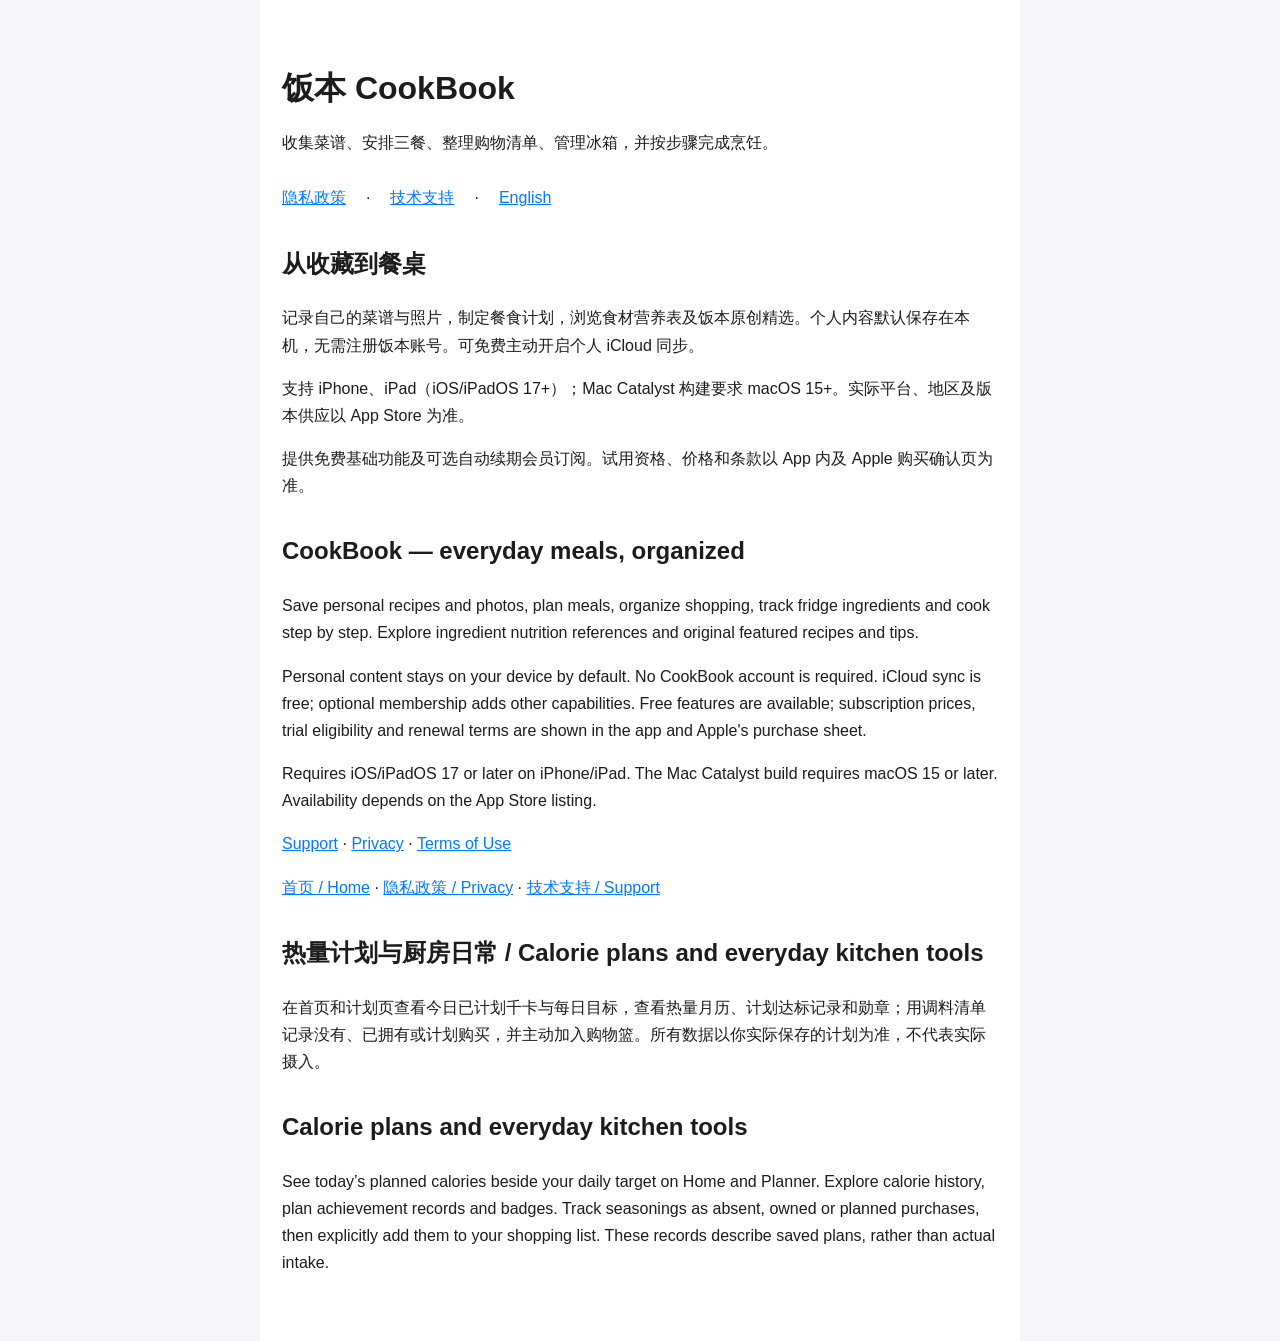
<file: docs/index.html>
<!doctype html>
<html lang="zh-CN"><head><meta charset="utf-8"><meta name="viewport" content="width=device-width,initial-scale=1"><title>饭本 CookBook</title><link rel="stylesheet" href="style.css"></head>
<body><main><h1>饭本 CookBook</h1><p>收集菜谱、安排三餐、整理购物清单、管理冰箱，并按步骤完成烹饪。</p><nav><a href="privacy.html">隐私政策</a> · <a href="support.html">技术支持</a> · <a href="#english">English</a></nav><h2>从收藏到餐桌</h2><p>记录自己的菜谱与照片，制定餐食计划，浏览食材营养表及饭本原创精选。个人内容默认保存在本机，无需注册饭本账号。可免费主动开启个人 iCloud 同步。</p><p>支持 iPhone、iPad（iOS/iPadOS 17+）；Mac Catalyst 构建要求 macOS 15+。实际平台、地区及版本供应以 App Store 为准。</p><p>提供免费基础功能及可选自动续期会员订阅。试用资格、价格和条款以 App 内及 Apple 购买确认页为准。</p><section id="english" lang="en"><h2>CookBook — everyday meals, organized</h2><p>Save personal recipes and photos, plan meals, organize shopping, track fridge ingredients and cook step by step. Explore ingredient nutrition references and original featured recipes and tips.</p><p>Personal content stays on your device by default. No CookBook account is required. iCloud sync is free; optional membership adds other capabilities. Free features are available; subscription prices, trial eligibility and renewal terms are shown in the app and Apple's purchase sheet.</p><p>Requires iOS/iPadOS 17 or later on iPhone/iPad. The Mac Catalyst build requires macOS 15 or later. Availability depends on the App Store listing.</p><p><a href="support.html#english">Support</a> · <a href="privacy.html#english">Privacy</a> · <a href="https://www.apple.com/legal/internet-services/itunes/dev/stdeula/">Terms of Use</a></p></section><p><a href="index.html">首页 / Home</a> · <a href="privacy.html">隐私政策 / Privacy</a> · <a href="support.html">技术支持 / Support</a></p><section id="calorie-progress-update" lang="zh-CN"><h2>热量计划与厨房日常 / Calorie plans and everyday kitchen tools</h2><p>在首页和计划页查看今日已计划千卡与每日目标，查看热量月历、计划达标记录和勋章；用调料清单记录没有、已拥有或计划购买，并主动加入购物篮。所有数据以你实际保存的计划为准，不代表实际摄入。</p></section><section id="calorie-progress-update-en" lang="en"><h2>Calorie plans and everyday kitchen tools</h2><p>See today’s planned calories beside your daily target on Home and Planner. Explore calorie history, plan achievement records and badges. Track seasonings as absent, owned or planned purchases, then explicitly add them to your shopping list. These records describe saved plans, rather than actual intake.</p></section></main></body></html>
</file>
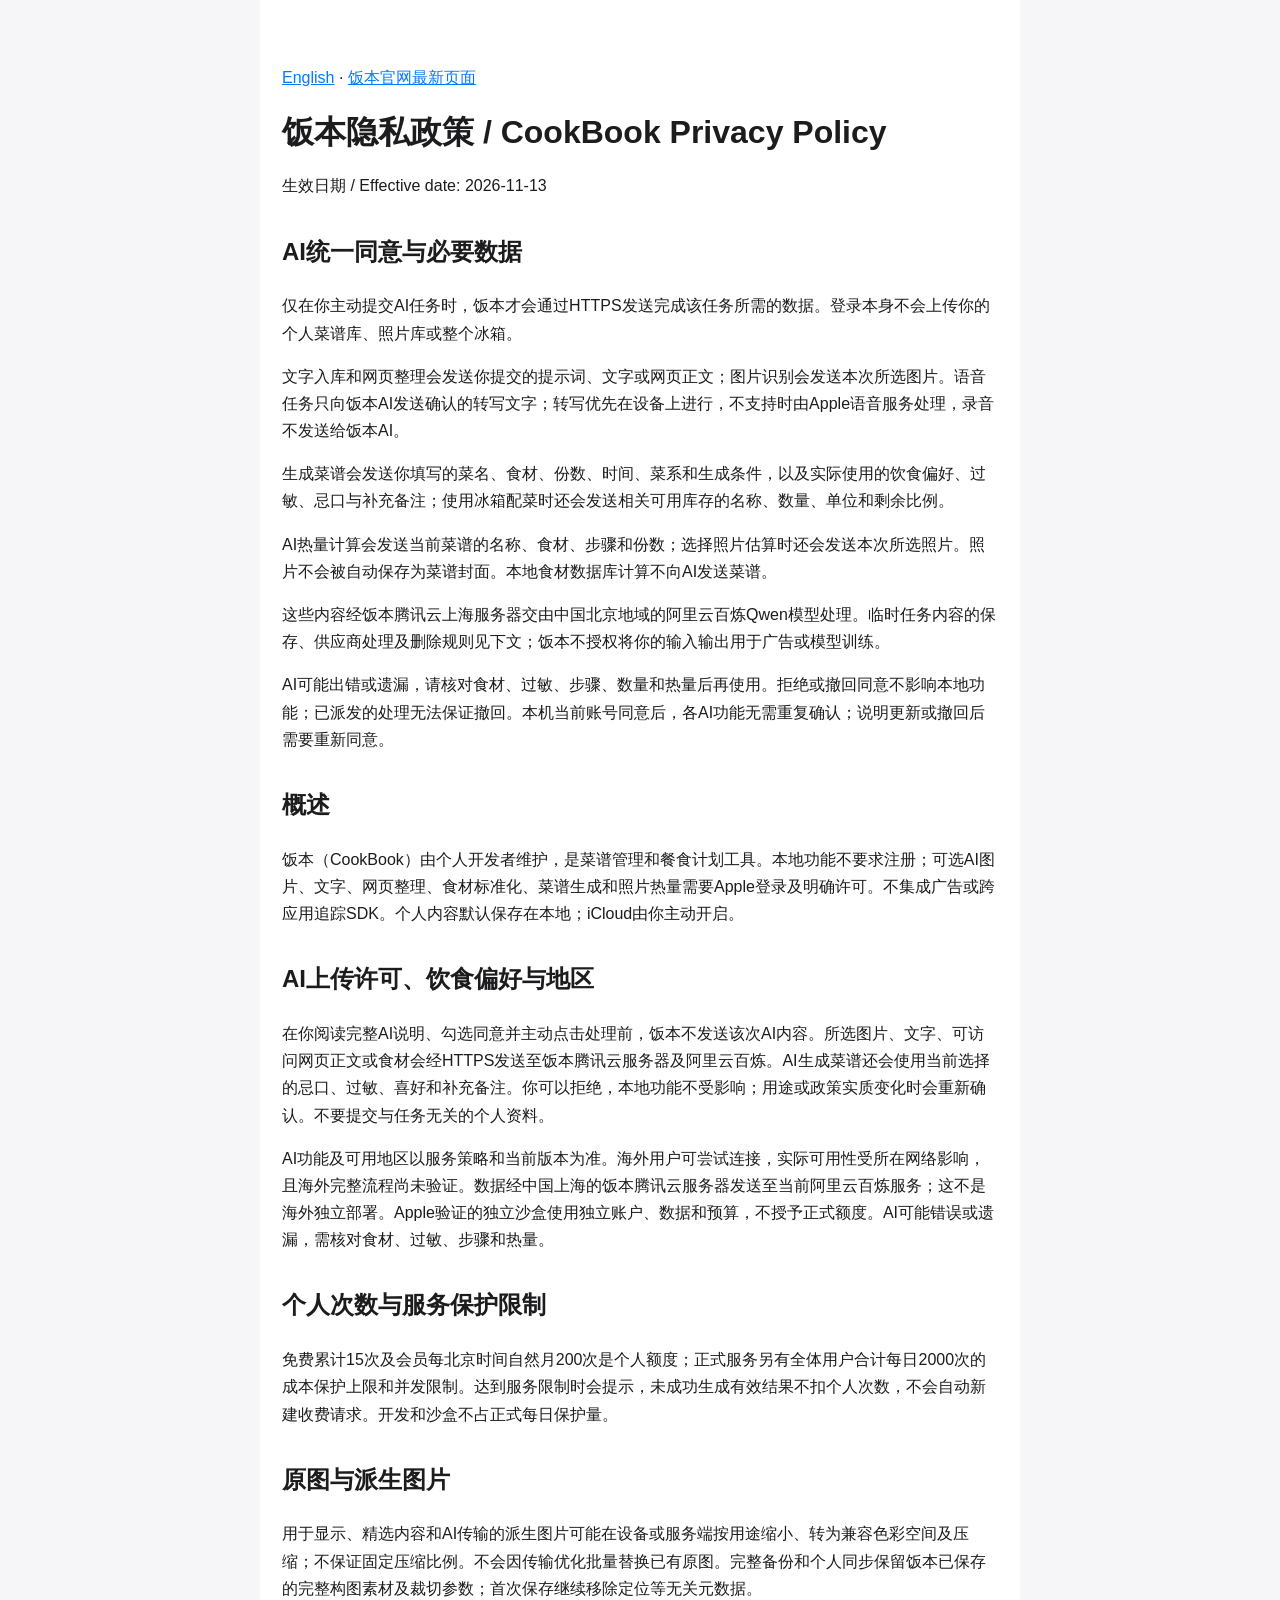
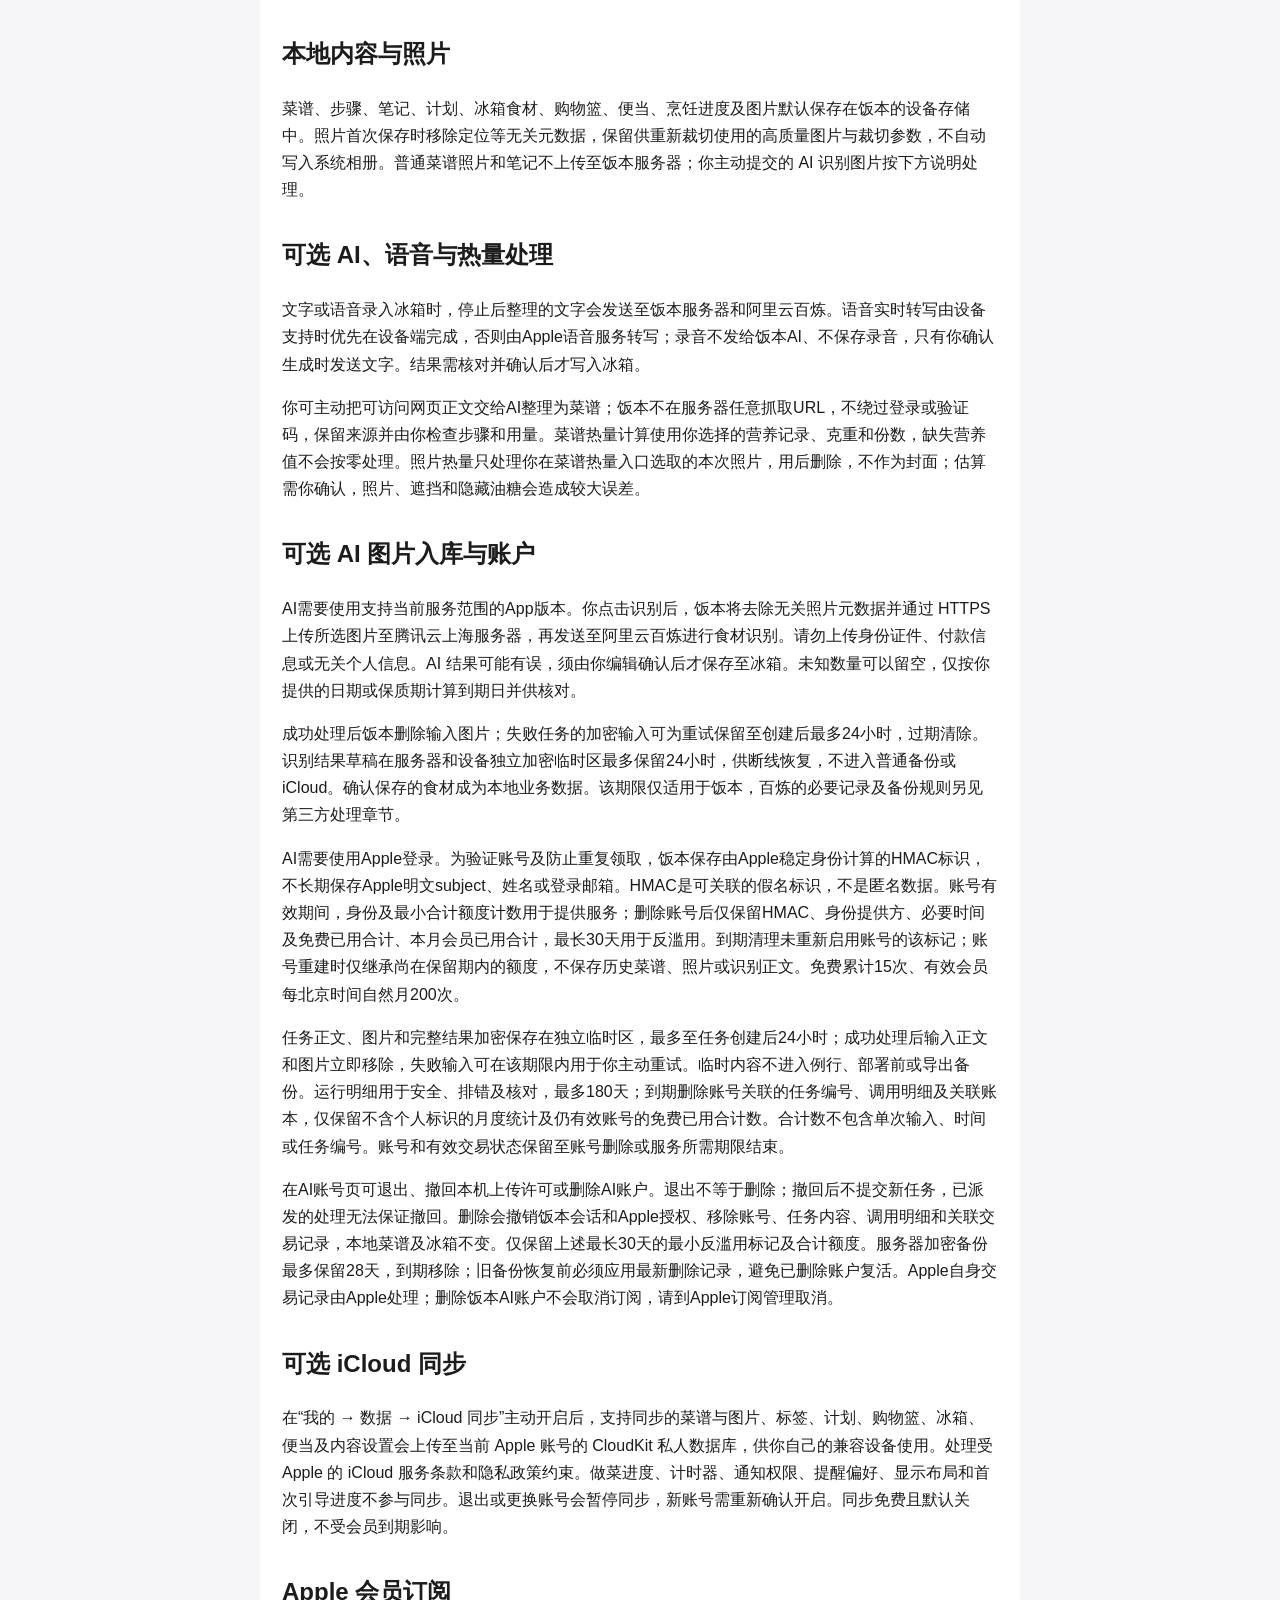
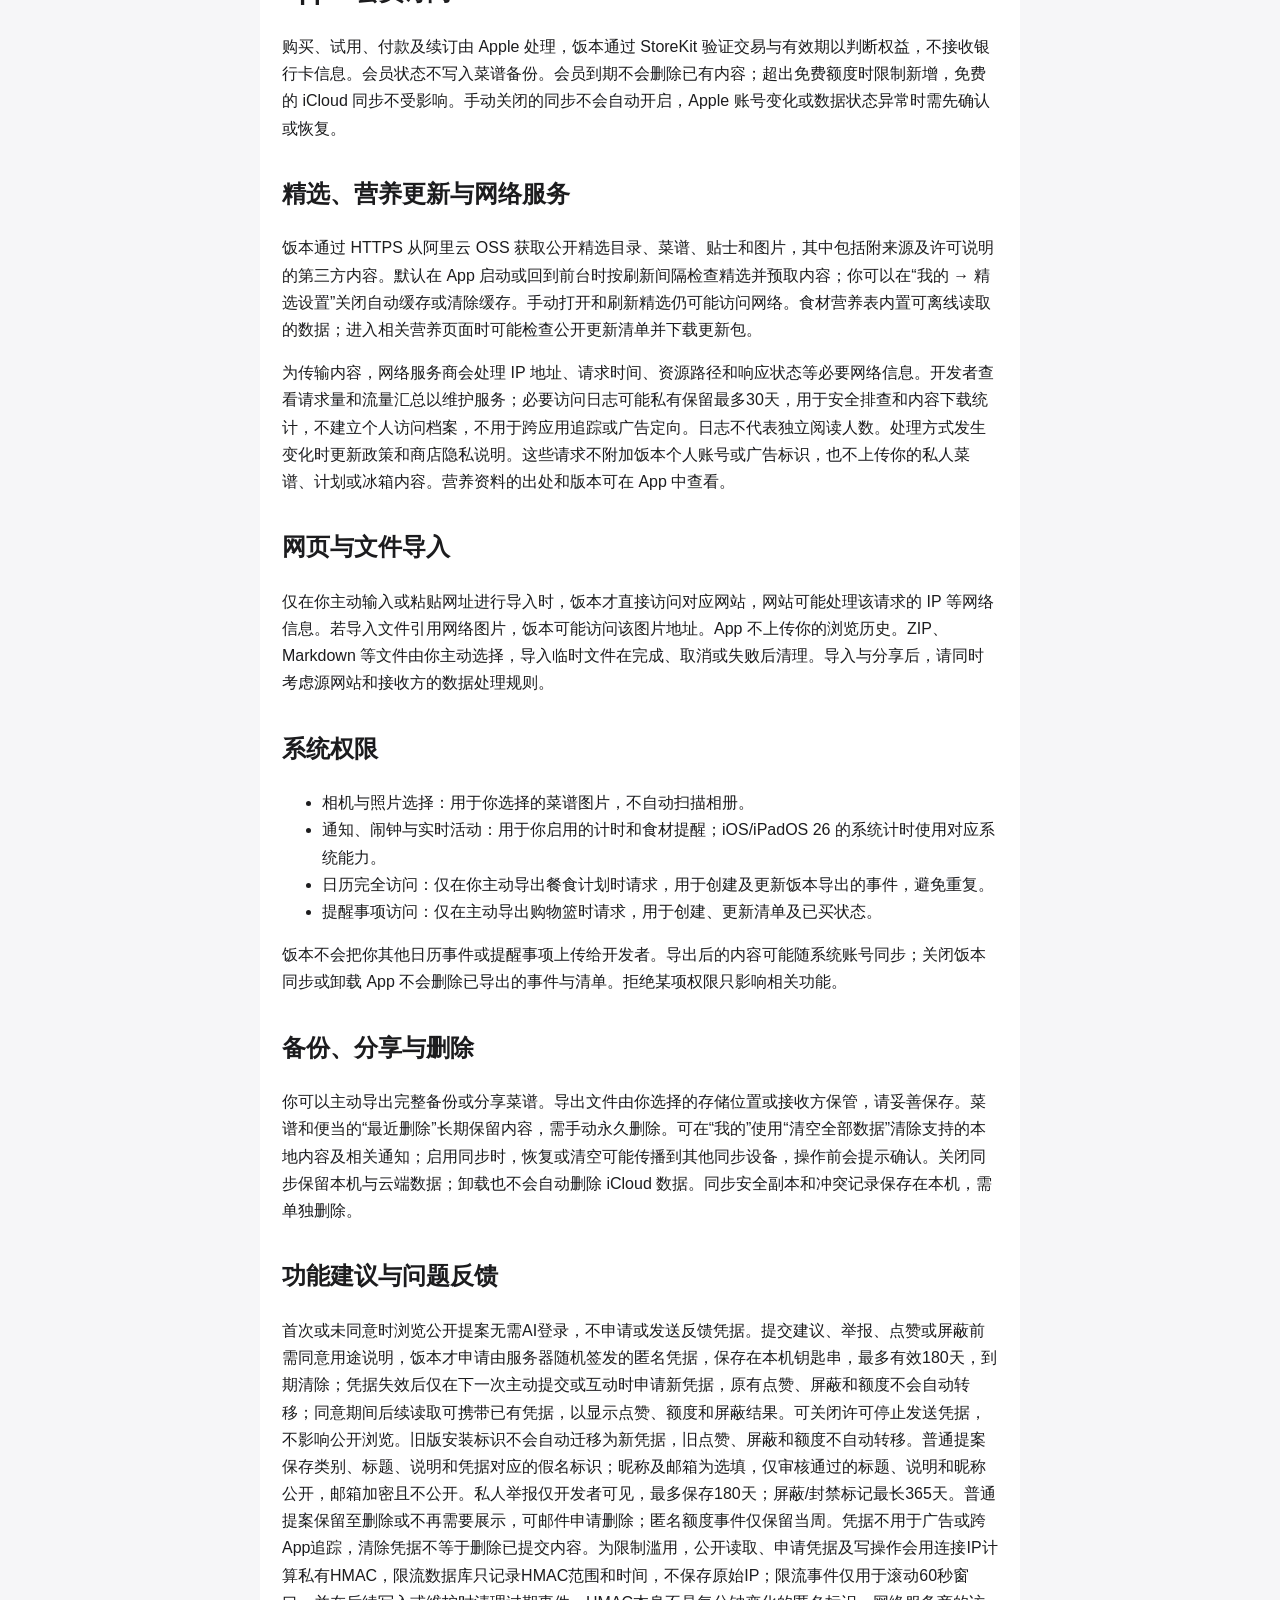
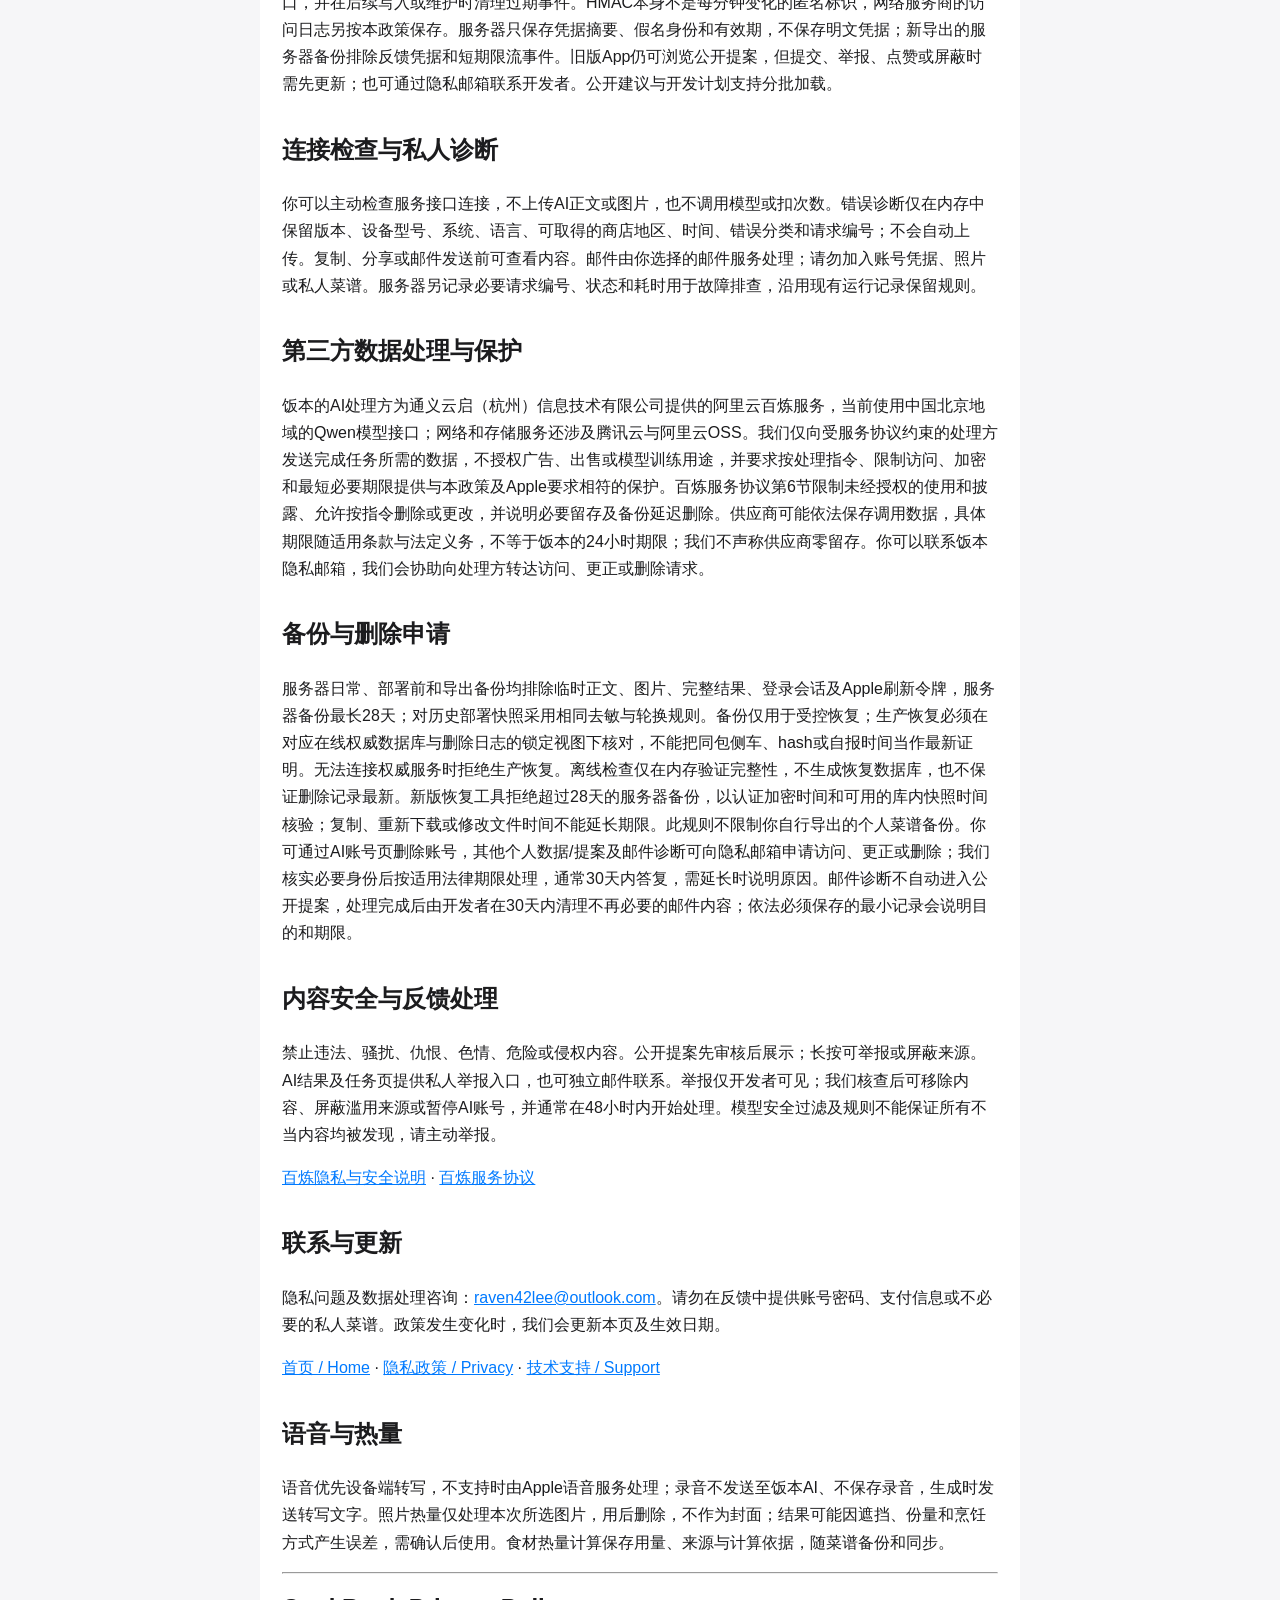
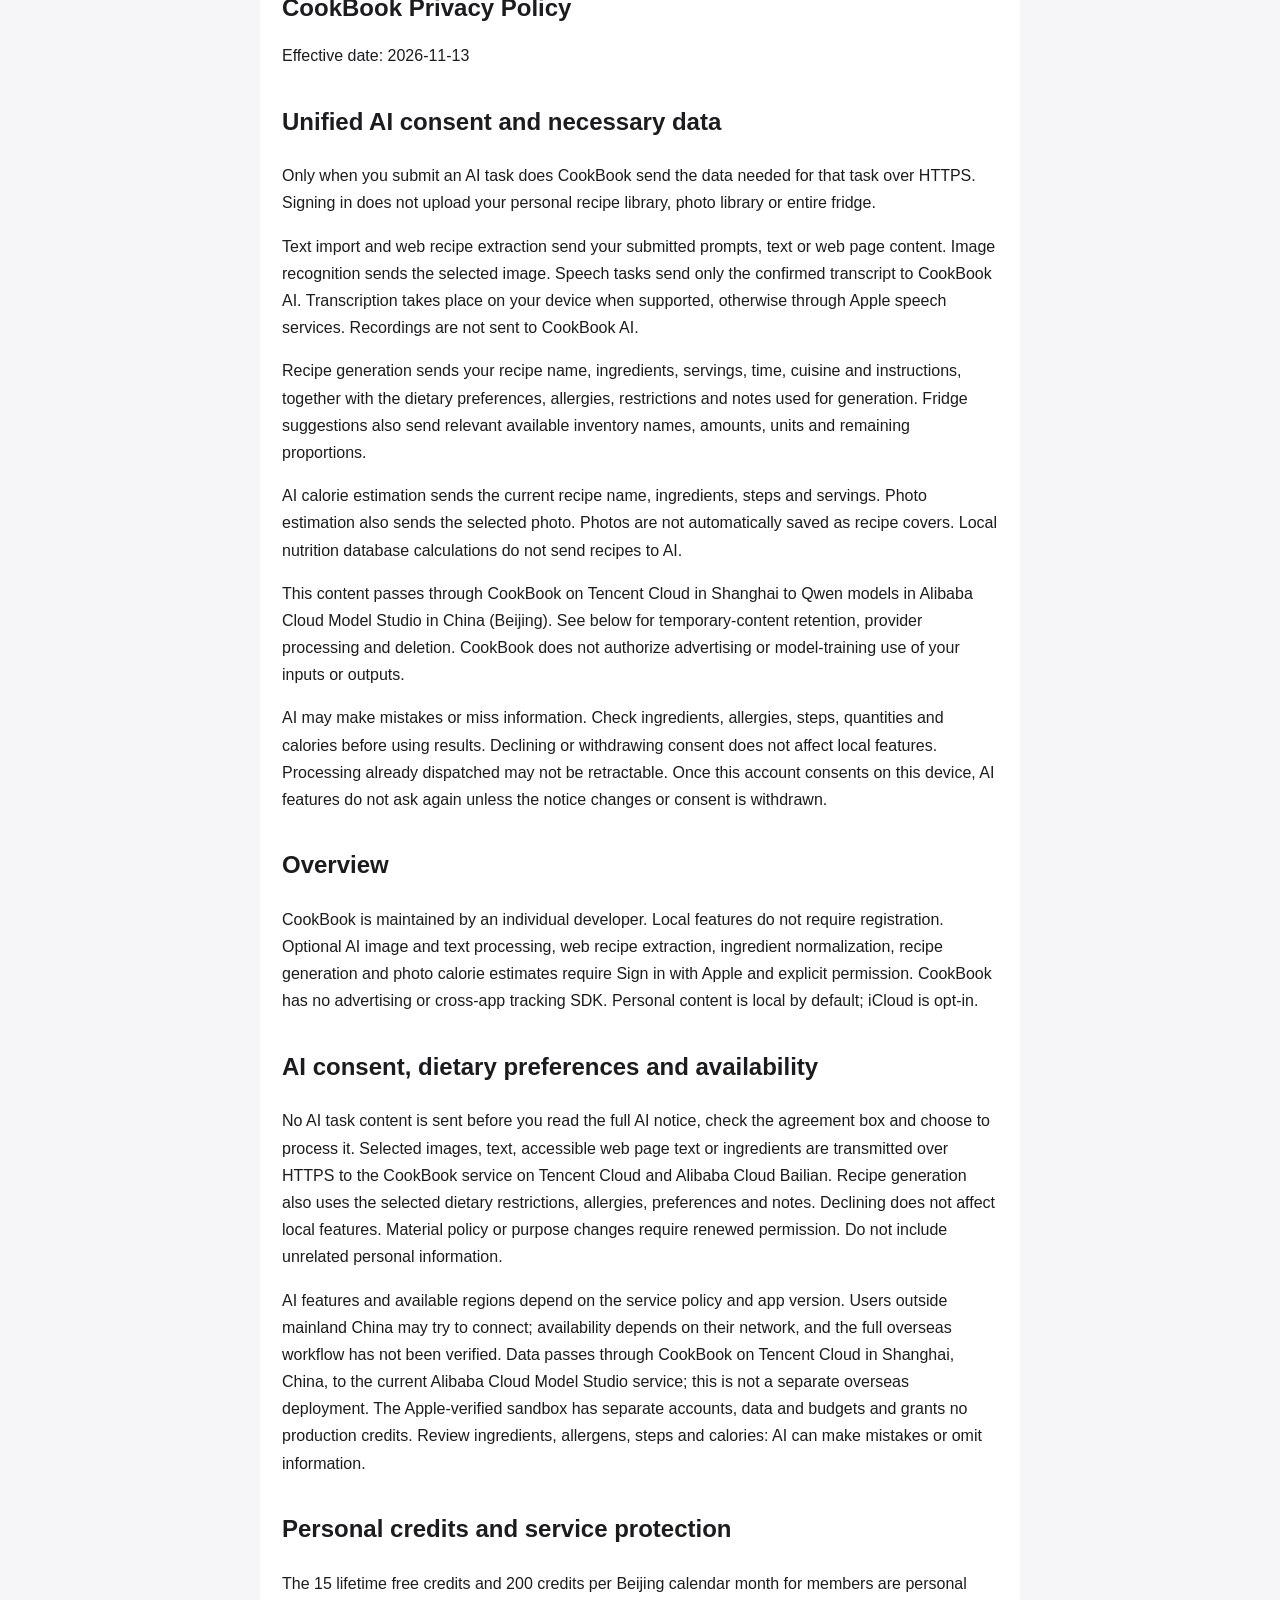
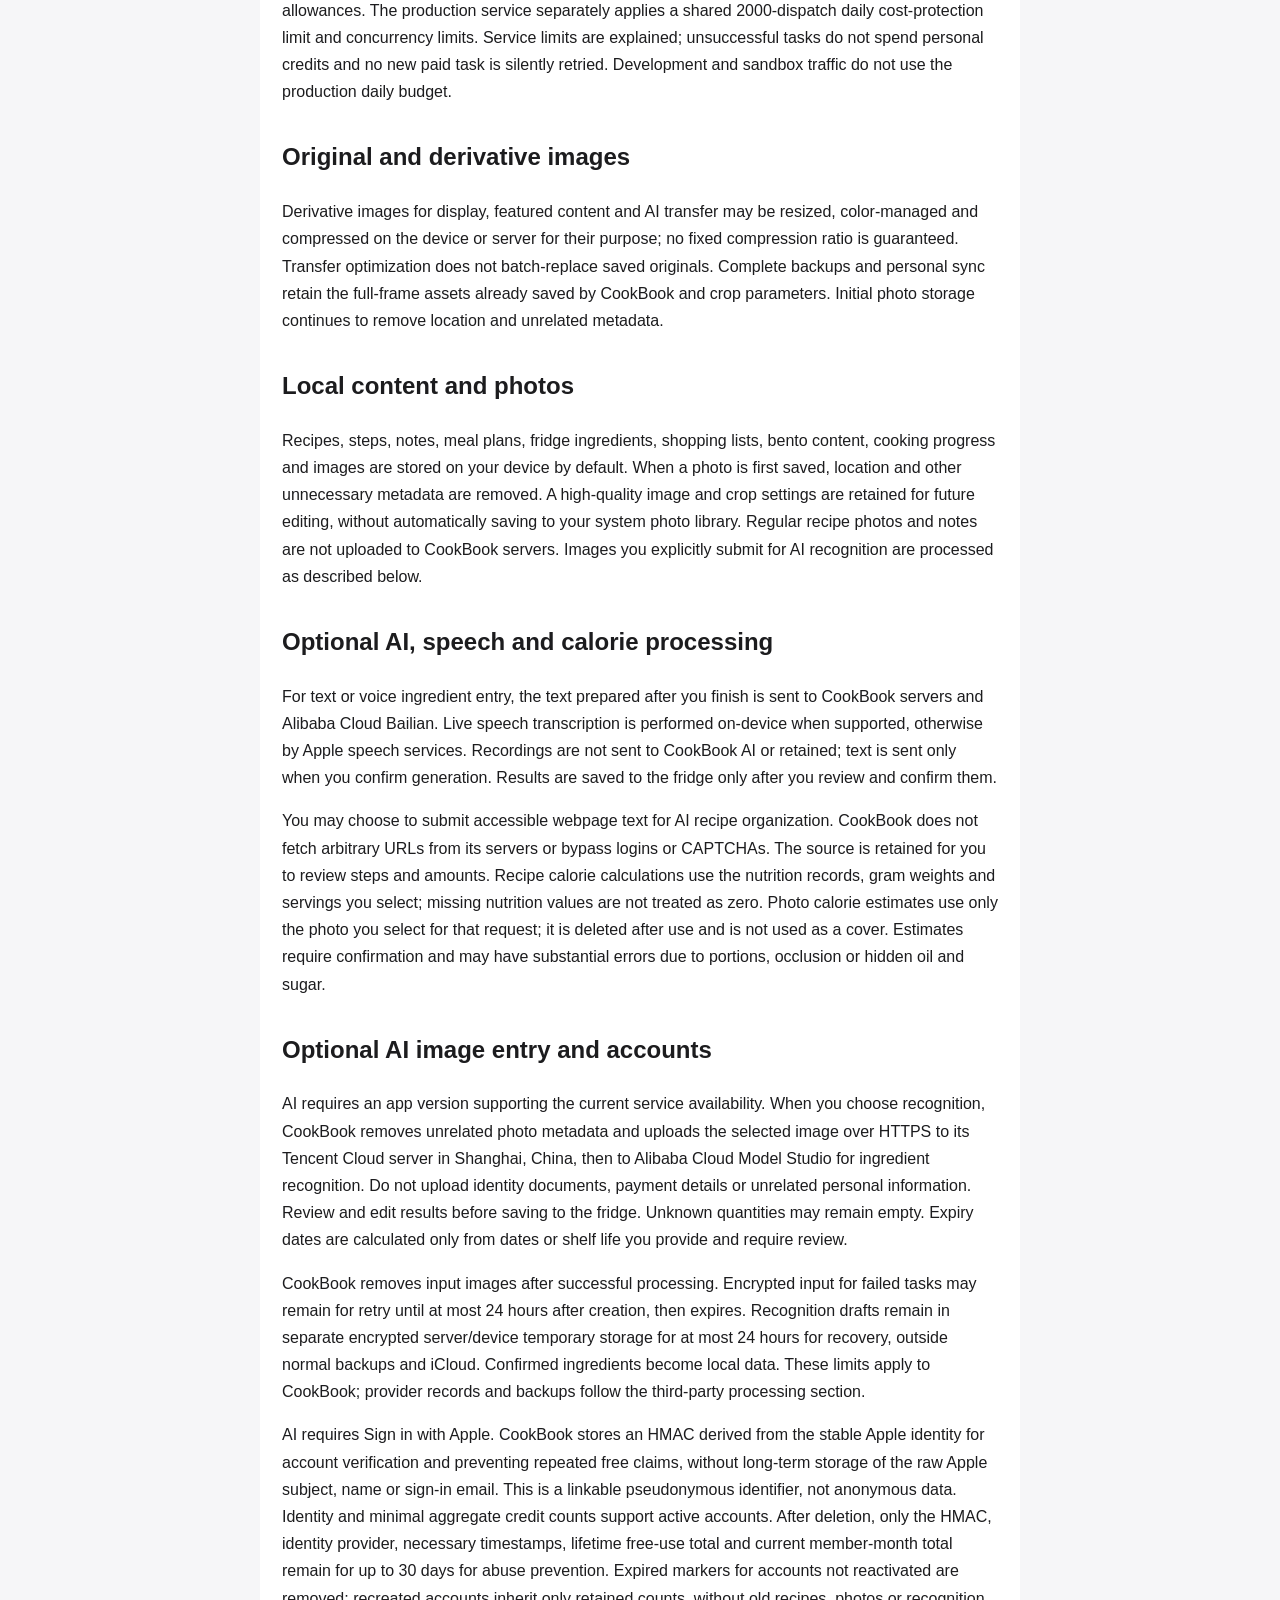
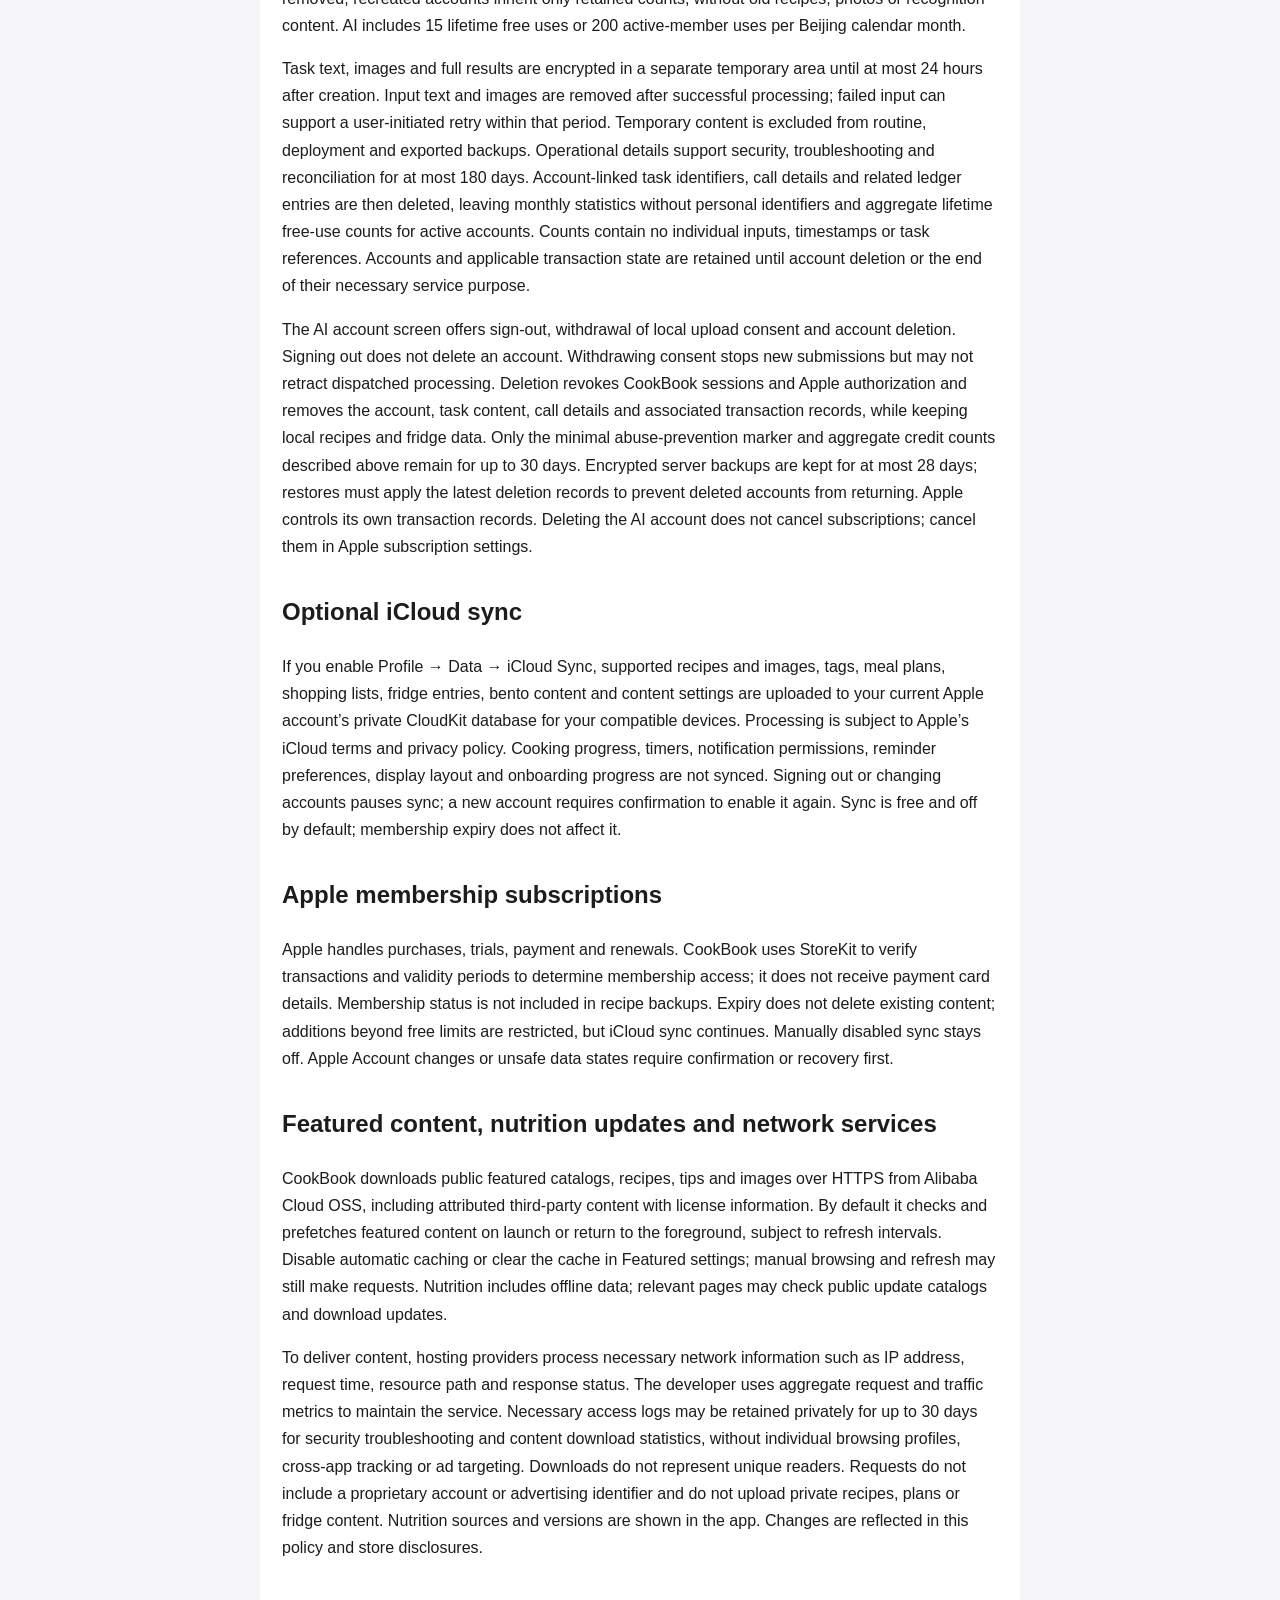
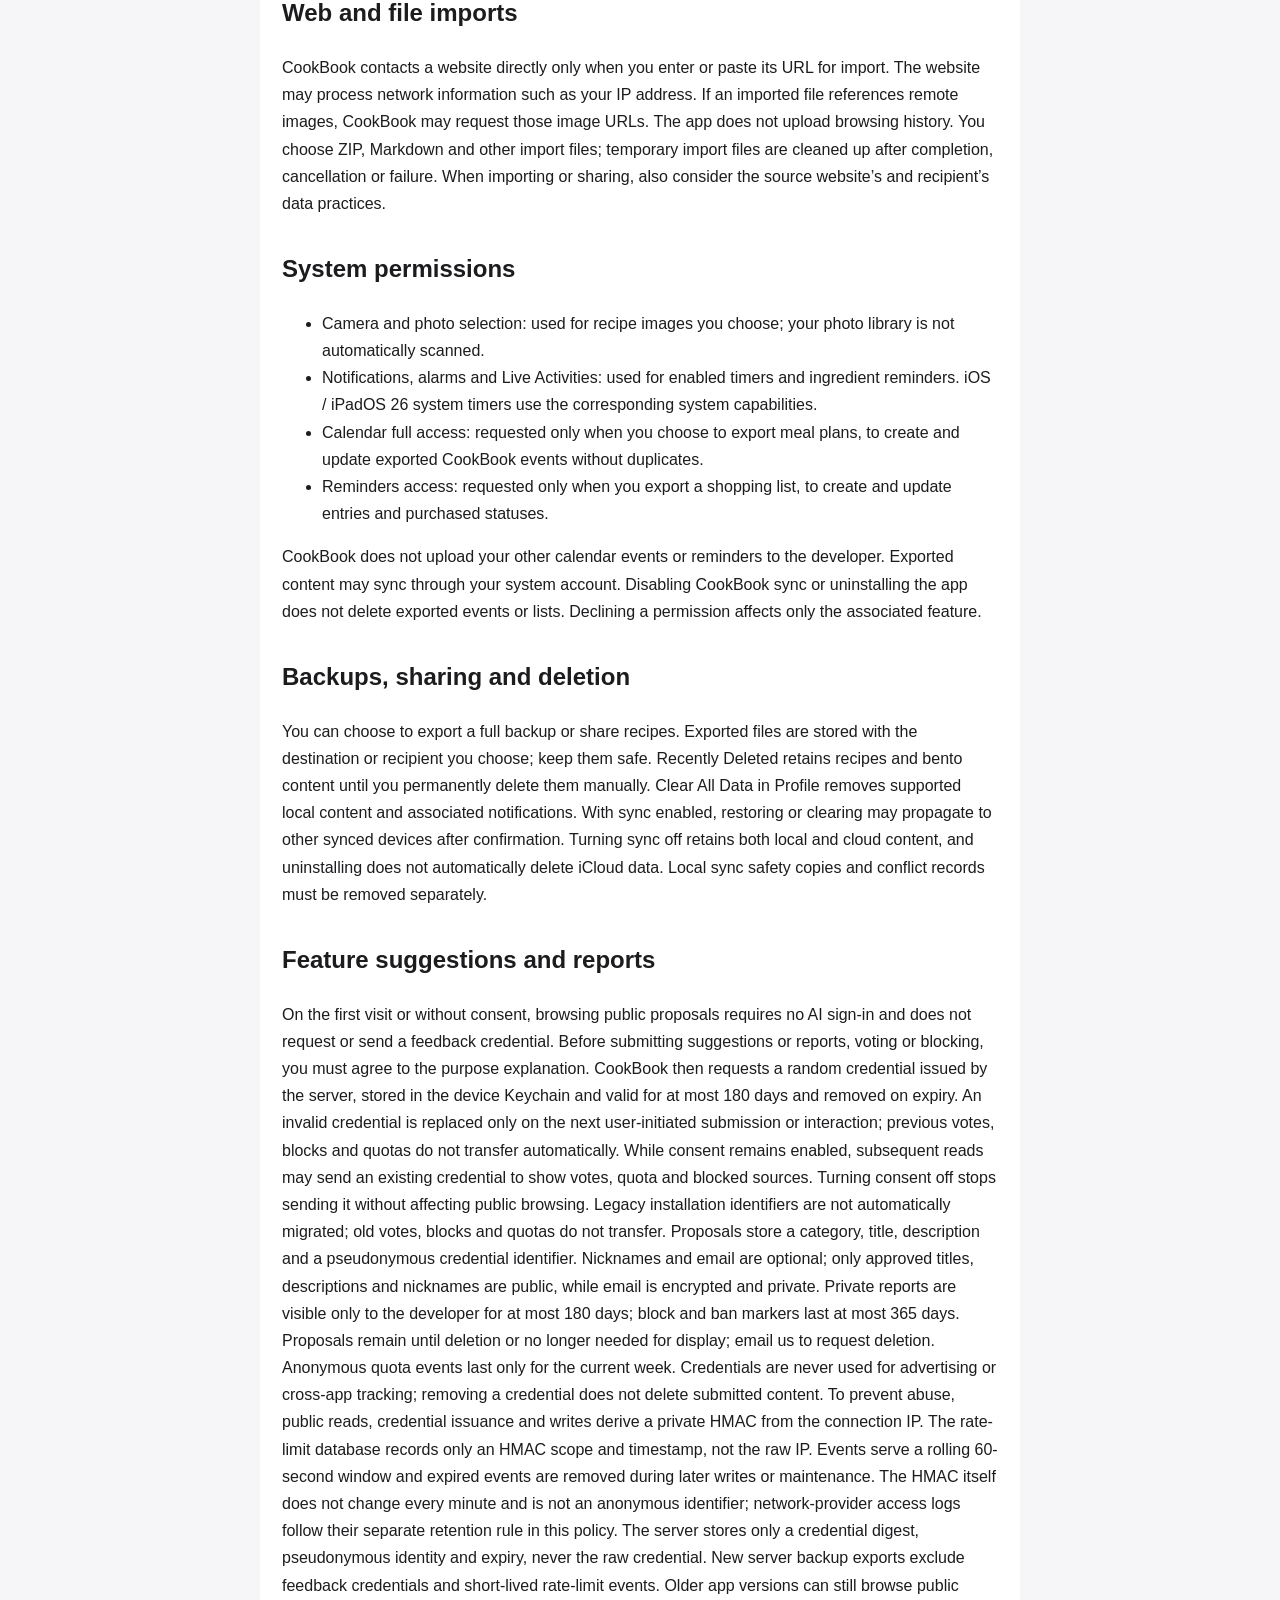
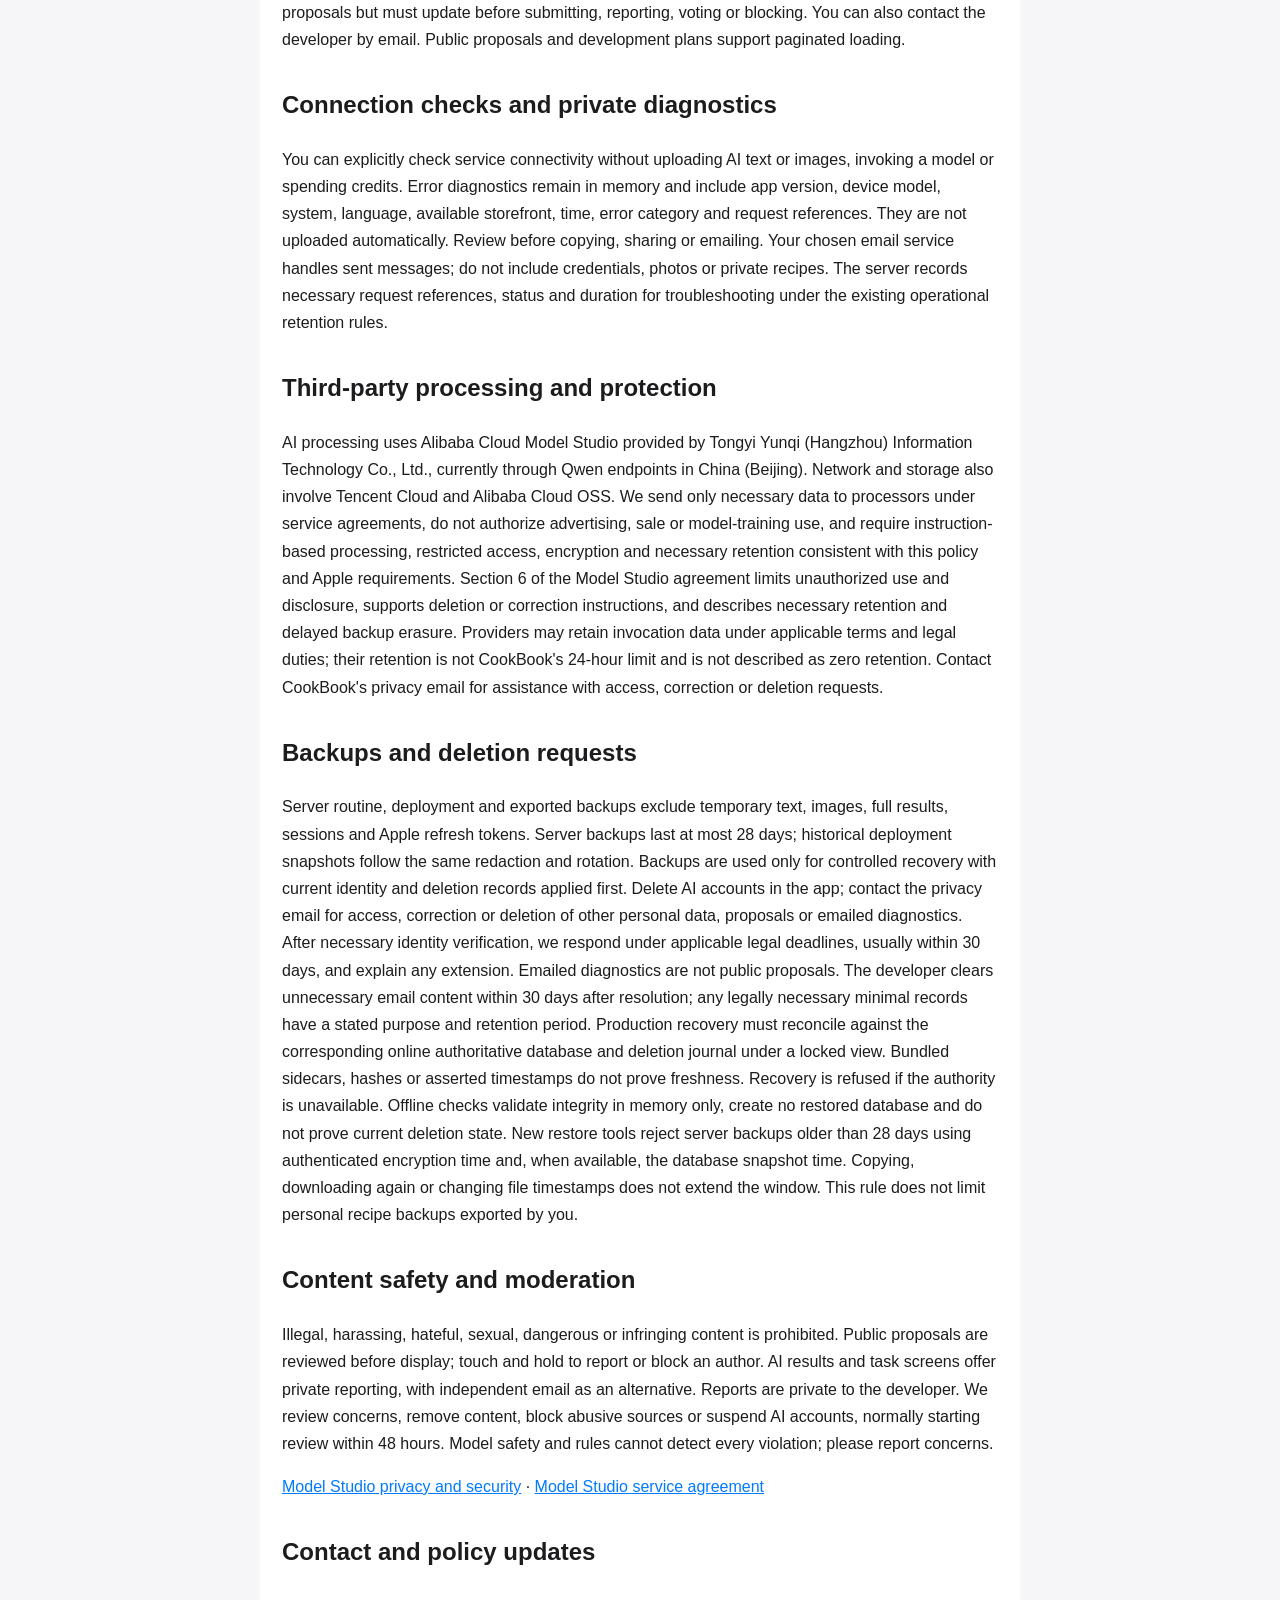
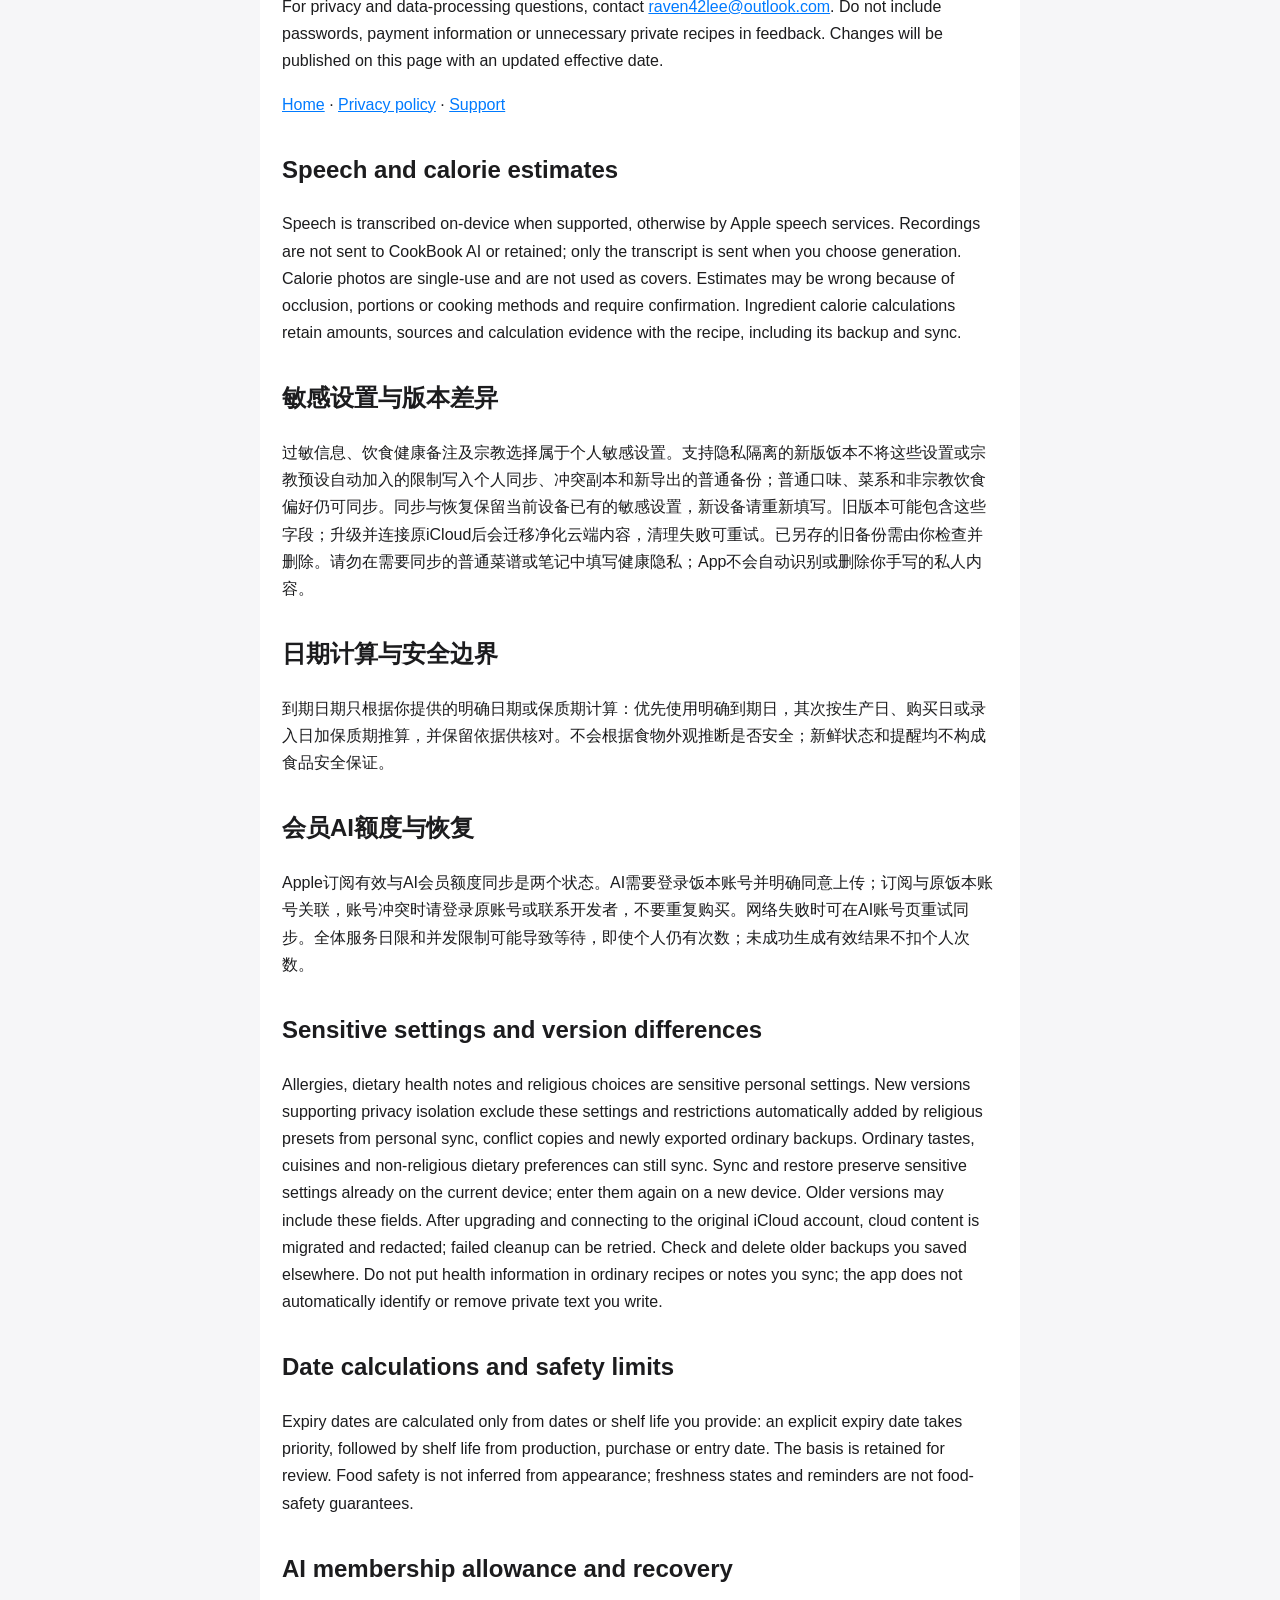
<file: docs/privacy.html>
<!doctype html>
<html lang="zh-CN"><head><meta charset="utf-8"><meta name="viewport" content="width=device-width,initial-scale=1"><title>饭本 / CookBook privacy</title><link rel="stylesheet" href="style.css"></head><body><main><p><a href="#english">English</a> · <a href="https://cookbookapp.top/privacy.html">饭本官网最新页面</a></p><h1>饭本隐私政策 / CookBook Privacy Policy</h1><p>生效日期 / Effective date: 2026-11-13</p>
<h2>AI统一同意与必要数据</h2><p>仅在你主动提交AI任务时，饭本才会通过HTTPS发送完成该任务所需的数据。登录本身不会上传你的个人菜谱库、照片库或整个冰箱。</p><p>文字入库和网页整理会发送你提交的提示词、文字或网页正文；图片识别会发送本次所选图片。语音任务只向饭本AI发送确认的转写文字；转写优先在设备上进行，不支持时由Apple语音服务处理，录音不发送给饭本AI。</p><p>生成菜谱会发送你填写的菜名、食材、份数、时间、菜系和生成条件，以及实际使用的饮食偏好、过敏、忌口与补充备注；使用冰箱配菜时还会发送相关可用库存的名称、数量、单位和剩余比例。</p><p>AI热量计算会发送当前菜谱的名称、食材、步骤和份数；选择照片估算时还会发送本次所选照片。照片不会被自动保存为菜谱封面。本地食材数据库计算不向AI发送菜谱。</p><p>这些内容经饭本腾讯云上海服务器交由中国北京地域的阿里云百炼Qwen模型处理。临时任务内容的保存、供应商处理及删除规则见下文；饭本不授权将你的输入输出用于广告或模型训练。</p><p>AI可能出错或遗漏，请核对食材、过敏、步骤、数量和热量后再使用。拒绝或撤回同意不影响本地功能；已派发的处理无法保证撤回。本机当前账号同意后，各AI功能无需重复确认；说明更新或撤回后需要重新同意。</p><h2>概述</h2><p>饭本（CookBook）由个人开发者维护，是菜谱管理和餐食计划工具。本地功能不要求注册；可选AI图片、文字、网页整理、食材标准化、菜谱生成和照片热量需要Apple登录及明确许可。不集成广告或跨应用追踪SDK。个人内容默认保存在本地；iCloud由你主动开启。</p>
<h2>AI上传许可、饮食偏好与地区</h2><p>在你阅读完整AI说明、勾选同意并主动点击处理前，饭本不发送该次AI内容。所选图片、文字、可访问网页正文或食材会经HTTPS发送至饭本腾讯云服务器及阿里云百炼。AI生成菜谱还会使用当前选择的忌口、过敏、喜好和补充备注。你可以拒绝，本地功能不受影响；用途或政策实质变化时会重新确认。不要提交与任务无关的个人资料。</p><p>AI功能及可用地区以服务策略和当前版本为准。海外用户可尝试连接，实际可用性受所在网络影响，且海外完整流程尚未验证。数据经中国上海的饭本腾讯云服务器发送至当前阿里云百炼服务；这不是海外独立部署。Apple验证的独立沙盒使用独立账户、数据和预算，不授予正式额度。AI可能错误或遗漏，需核对食材、过敏、步骤和热量。</p><h2>个人次数与服务保护限制</h2><p>免费累计15次及会员每北京时间自然月200次是个人额度；正式服务另有全体用户合计每日2000次的成本保护上限和并发限制。达到服务限制时会提示，未成功生成有效结果不扣个人次数，不会自动新建收费请求。开发和沙盒不占正式每日保护量。</p><h2>原图与派生图片</h2><p>用于显示、精选内容和AI传输的派生图片可能在设备或服务端按用途缩小、转为兼容色彩空间及压缩；不保证固定压缩比例。不会因传输优化批量替换已有原图。完整备份和个人同步保留饭本已保存的完整构图素材及裁切参数；首次保存继续移除定位等无关元数据。</p><h2>本地内容与照片</h2><p>菜谱、步骤、笔记、计划、冰箱食材、购物篮、便当、烹饪进度及图片默认保存在饭本的设备存储中。照片首次保存时移除定位等无关元数据，保留供重新裁切使用的高质量图片与裁切参数，不自动写入系统相册。普通菜谱照片和笔记不上传至饭本服务器；你主动提交的 AI 识别图片按下方说明处理。</p>
<h2>可选 AI、语音与热量处理</h2><p>文字或语音录入冰箱时，停止后整理的文字会发送至饭本服务器和阿里云百炼。语音实时转写由设备支持时优先在设备端完成，否则由Apple语音服务转写；录音不发给饭本AI、不保存录音，只有你确认生成时发送文字。结果需核对并确认后才写入冰箱。</p><p>你可主动把可访问网页正文交给AI整理为菜谱；饭本不在服务器任意抓取URL，不绕过登录或验证码，保留来源并由你检查步骤和用量。菜谱热量计算使用你选择的营养记录、克重和份数，缺失营养值不会按零处理。照片热量只处理你在菜谱热量入口选取的本次照片，用后删除，不作为封面；估算需你确认，照片、遮挡和隐藏油糖会造成较大误差。</p><h2>可选 AI 图片入库与账户</h2><p>AI需要使用支持当前服务范围的App版本。你点击识别后，饭本将去除无关照片元数据并通过 HTTPS 上传所选图片至腾讯云上海服务器，再发送至阿里云百炼进行食材识别。请勿上传身份证件、付款信息或无关个人信息。AI 结果可能有误，须由你编辑确认后才保存至冰箱。未知数量可以留空，仅按你提供的日期或保质期计算到期日并供核对。</p><p>成功处理后饭本删除输入图片；失败任务的加密输入可为重试保留至创建后最多24小时，过期清除。识别结果草稿在服务器和设备独立加密临时区最多保留24小时，供断线恢复，不进入普通备份或iCloud。确认保存的食材成为本地业务数据。该期限仅适用于饭本，百炼的必要记录及备份规则另见第三方处理章节。</p><p>AI需要使用Apple登录。为验证账号及防止重复领取，饭本保存由Apple稳定身份计算的HMAC标识，不长期保存Apple明文subject、姓名或登录邮箱。HMAC是可关联的假名标识，不是匿名数据。账号有效期间，身份及最小合计额度计数用于提供服务；删除账号后仅保留HMAC、身份提供方、必要时间及免费已用合计、本月会员已用合计，最长30天用于反滥用。到期清理未重新启用账号的该标记；账号重建时仅继承尚在保留期内的额度，不保存历史菜谱、照片或识别正文。免费累计15次、有效会员每北京时间自然月200次。</p><p>任务正文、图片和完整结果加密保存在独立临时区，最多至任务创建后24小时；成功处理后输入正文和图片立即移除，失败输入可在该期限内用于你主动重试。临时内容不进入例行、部署前或导出备份。运行明细用于安全、排错及核对，最多180天；到期删除账号关联的任务编号、调用明细及关联账本，仅保留不含个人标识的月度统计及仍有效账号的免费已用合计数。合计数不包含单次输入、时间或任务编号。账号和有效交易状态保留至账号删除或服务所需期限结束。</p><p>在AI账号页可退出、撤回本机上传许可或删除AI账户。退出不等于删除；撤回后不提交新任务，已派发的处理无法保证撤回。删除会撤销饭本会话和Apple授权、移除账号、任务内容、调用明细和关联交易记录，本地菜谱及冰箱不变。仅保留上述最长30天的最小反滥用标记及合计额度。服务器加密备份最多保留28天，到期移除；旧备份恢复前必须应用最新删除记录，避免已删除账户复活。Apple自身交易记录由Apple处理；删除饭本AI账户不会取消订阅，请到Apple订阅管理取消。</p>
<h2>可选 iCloud 同步</h2><p>在“我的 → 数据 → iCloud 同步”主动开启后，支持同步的菜谱与图片、标签、计划、购物篮、冰箱、便当及内容设置会上传至当前 Apple 账号的 CloudKit 私人数据库，供你自己的兼容设备使用。处理受 Apple 的 iCloud 服务条款和隐私政策约束。做菜进度、计时器、通知权限、提醒偏好、显示布局和首次引导进度不参与同步。退出或更换账号会暂停同步，新账号需重新确认开启。同步免费且默认关闭，不受会员到期影响。</p>
<h2>Apple 会员订阅</h2><p>购买、试用、付款及续订由 Apple 处理，饭本通过 StoreKit 验证交易与有效期以判断权益，不接收银行卡信息。会员状态不写入菜谱备份。会员到期不会删除已有内容；超出免费额度时限制新增，免费的 iCloud 同步不受影响。手动关闭的同步不会自动开启，Apple 账号变化或数据状态异常时需先确认或恢复。</p>
<h2>精选、营养更新与网络服务</h2><p>饭本通过 HTTPS 从阿里云 OSS 获取公开精选目录、菜谱、贴士和图片，其中包括附来源及许可说明的第三方内容。默认在 App 启动或回到前台时按刷新间隔检查精选并预取内容；你可以在“我的 → 精选设置”关闭自动缓存或清除缓存。手动打开和刷新精选仍可能访问网络。食材营养表内置可离线读取的数据；进入相关营养页面时可能检查公开更新清单并下载更新包。</p><p>为传输内容，网络服务商会处理 IP 地址、请求时间、资源路径和响应状态等必要网络信息。开发者查看请求量和流量汇总以维护服务；必要访问日志可能私有保留最多30天，用于安全排查和内容下载统计，不建立个人访问档案，不用于跨应用追踪或广告定向。日志不代表独立阅读人数。处理方式发生变化时更新政策和商店隐私说明。这些请求不附加饭本个人账号或广告标识，也不上传你的私人菜谱、计划或冰箱内容。营养资料的出处和版本可在 App 中查看。</p>
<h2>网页与文件导入</h2><p>仅在你主动输入或粘贴网址进行导入时，饭本才直接访问对应网站，网站可能处理该请求的 IP 等网络信息。若导入文件引用网络图片，饭本可能访问该图片地址。App 不上传你的浏览历史。ZIP、Markdown 等文件由你主动选择，导入临时文件在完成、取消或失败后清理。导入与分享后，请同时考虑源网站和接收方的数据处理规则。</p>
<h2>系统权限</h2><ul><li>相机与照片选择：用于你选择的菜谱图片，不自动扫描相册。</li><li>通知、闹钟与实时活动：用于你启用的计时和食材提醒；iOS/iPadOS 26 的系统计时使用对应系统能力。</li><li>日历完全访问：仅在你主动导出餐食计划时请求，用于创建及更新饭本导出的事件，避免重复。</li><li>提醒事项访问：仅在主动导出购物篮时请求，用于创建、更新清单及已买状态。</li></ul><p>饭本不会把你其他日历事件或提醒事项上传给开发者。导出后的内容可能随系统账号同步；关闭饭本同步或卸载 App 不会删除已导出的事件与清单。拒绝某项权限只影响相关功能。</p>
<h2>备份、分享与删除</h2><p>你可以主动导出完整备份或分享菜谱。导出文件由你选择的存储位置或接收方保管，请妥善保存。菜谱和便当的“最近删除”长期保留内容，需手动永久删除。可在“我的”使用“清空全部数据”清除支持的本地内容及相关通知；启用同步时，恢复或清空可能传播到其他同步设备，操作前会提示确认。关闭同步保留本机与云端数据；卸载也不会自动删除 iCloud 数据。同步安全副本和冲突记录保存在本机，需单独删除。</p>
<h2>功能建议与问题反馈</h2><p>首次或未同意时浏览公开提案无需AI登录，不申请或发送反馈凭据。提交建议、举报、点赞或屏蔽前需同意用途说明，饭本才申请由服务器随机签发的匿名凭据，保存在本机钥匙串，最多有效180天，到期清除；凭据失效后仅在下一次主动提交或互动时申请新凭据，原有点赞、屏蔽和额度不会自动转移；同意期间后续读取可携带已有凭据，以显示点赞、额度和屏蔽结果。可关闭许可停止发送凭据，不影响公开浏览。旧版安装标识不会自动迁移为新凭据，旧点赞、屏蔽和额度不自动转移。普通提案保存类别、标题、说明和凭据对应的假名标识；昵称及邮箱为选填，仅审核通过的标题、说明和昵称公开，邮箱加密且不公开。私人举报仅开发者可见，最多保存180天；屏蔽/封禁标记最长365天。普通提案保留至删除或不再需要展示，可邮件申请删除；匿名额度事件仅保留当周。凭据不用于广告或跨App追踪，清除凭据不等于删除已提交内容。为限制滥用，公开读取、申请凭据及写操作会用连接IP计算私有HMAC，限流数据库只记录HMAC范围和时间，不保存原始IP；限流事件仅用于滚动60秒窗口，并在后续写入或维护时清理过期事件。HMAC本身不是每分钟变化的匿名标识，网络服务商的访问日志另按本政策保存。服务器只保存凭据摘要、假名身份和有效期，不保存明文凭据；新导出的服务器备份排除反馈凭据和短期限流事件。旧版App仍可浏览公开提案，但提交、举报、点赞或屏蔽时需先更新；也可通过隐私邮箱联系开发者。公开建议与开发计划支持分批加载。</p>
<h2>连接检查与私人诊断</h2><p>你可以主动检查服务接口连接，不上传AI正文或图片，也不调用模型或扣次数。错误诊断仅在内存中保留版本、设备型号、系统、语言、可取得的商店地区、时间、错误分类和请求编号；不会自动上传。复制、分享或邮件发送前可查看内容。邮件由你选择的邮件服务处理；请勿加入账号凭据、照片或私人菜谱。服务器另记录必要请求编号、状态和耗时用于故障排查，沿用现有运行记录保留规则。</p><h2>第三方数据处理与保护</h2><p>饭本的AI处理方为通义云启（杭州）信息技术有限公司提供的阿里云百炼服务，当前使用中国北京地域的Qwen模型接口；网络和存储服务还涉及腾讯云与阿里云OSS。我们仅向受服务协议约束的处理方发送完成任务所需的数据，不授权广告、出售或模型训练用途，并要求按处理指令、限制访问、加密和最短必要期限提供与本政策及Apple要求相符的保护。百炼服务协议第6节限制未经授权的使用和披露、允许按指令删除或更改，并说明必要留存及备份延迟删除。供应商可能依法保存调用数据，具体期限随适用条款与法定义务，不等于饭本的24小时期限；我们不声称供应商零留存。你可以联系饭本隐私邮箱，我们会协助向处理方转达访问、更正或删除请求。</p><h2>备份与删除申请</h2><p>服务器日常、部署前和导出备份均排除临时正文、图片、完整结果、登录会话及Apple刷新令牌，服务器备份最长28天；对历史部署快照采用相同去敏与轮换规则。备份仅用于受控恢复；生产恢复必须在对应在线权威数据库与删除日志的锁定视图下核对，不能把同包侧车、hash或自报时间当作最新证明。无法连接权威服务时拒绝生产恢复。离线检查仅在内存验证完整性，不生成恢复数据库，也不保证删除记录最新。新版恢复工具拒绝超过28天的服务器备份，以认证加密时间和可用的库内快照时间核验；复制、重新下载或修改文件时间不能延长期限。此规则不限制你自行导出的个人菜谱备份。你可通过AI账号页删除账号，其他个人数据/提案及邮件诊断可向隐私邮箱申请访问、更正或删除；我们核实必要身份后按适用法律期限处理，通常30天内答复，需延长时说明原因。邮件诊断不自动进入公开提案，处理完成后由开发者在30天内清理不再必要的邮件内容；依法必须保存的最小记录会说明目的和期限。</p><h2>内容安全与反馈处理</h2><p>禁止违法、骚扰、仇恨、色情、危险或侵权内容。公开提案先审核后展示；长按可举报或屏蔽来源。AI结果及任务页提供私人举报入口，也可独立邮件联系。举报仅开发者可见；我们核查后可移除内容、屏蔽滥用来源或暂停AI账号，并通常在48小时内开始处理。模型安全过滤及规则不能保证所有不当内容均被发现，请主动举报。</p><p><a href="https://help.aliyun.com/zh/model-studio/privacy-notice">百炼隐私与安全说明</a> · <a href="https://terms.alicdn.com/legal-agreement/terms/common_platform_service/20230728213935489/20230728213935489.html">百炼服务协议</a></p><h2>联系与更新</h2><p>隐私问题及数据处理咨询：<a href="mailto:raven42lee@outlook.com">raven42lee@outlook.com</a>。请勿在反馈中提供账号密码、支付信息或不必要的私人菜谱。政策发生变化时，我们会更新本页及生效日期。</p>
<p><a href="https://cookbookapp.top/">首页 / Home</a> · <a href="https://cookbookapp.top/privacy.html">隐私政策 / Privacy</a> · <a href="https://cookbookapp.top/support.html">技术支持 / Support</a></p><h2>语音与热量</h2><p>语音优先设备端转写，不支持时由Apple语音服务处理；录音不发送至饭本AI、不保存录音，生成时发送转写文字。照片热量仅处理本次所选图片，用后删除，不作为封面；结果可能因遮挡、份量和烹饪方式产生误差，需确认后使用。食材热量计算保存用量、来源与计算依据，随菜谱备份和同步。</p><hr><section id="english" lang="en"><h1>CookBook Privacy Policy</h1><p>Effective date: 2026-11-13</p>
<h2>Unified AI consent and necessary data</h2><p>Only when you submit an AI task does CookBook send the data needed for that task over HTTPS. Signing in does not upload your personal recipe library, photo library or entire fridge.</p><p>Text import and web recipe extraction send your submitted prompts, text or web page content. Image recognition sends the selected image. Speech tasks send only the confirmed transcript to CookBook AI. Transcription takes place on your device when supported, otherwise through Apple speech services. Recordings are not sent to CookBook AI.</p><p>Recipe generation sends your recipe name, ingredients, servings, time, cuisine and instructions, together with the dietary preferences, allergies, restrictions and notes used for generation. Fridge suggestions also send relevant available inventory names, amounts, units and remaining proportions.</p><p>AI calorie estimation sends the current recipe name, ingredients, steps and servings. Photo estimation also sends the selected photo. Photos are not automatically saved as recipe covers. Local nutrition database calculations do not send recipes to AI.</p><p>This content passes through CookBook on Tencent Cloud in Shanghai to Qwen models in Alibaba Cloud Model Studio in China (Beijing). See below for temporary-content retention, provider processing and deletion. CookBook does not authorize advertising or model-training use of your inputs or outputs.</p><p>AI may make mistakes or miss information. Check ingredients, allergies, steps, quantities and calories before using results. Declining or withdrawing consent does not affect local features. Processing already dispatched may not be retractable. Once this account consents on this device, AI features do not ask again unless the notice changes or consent is withdrawn.</p><h2>Overview</h2><p>CookBook is maintained by an individual developer. Local features do not require registration. Optional AI image and text processing, web recipe extraction, ingredient normalization, recipe generation and photo calorie estimates require Sign in with Apple and explicit permission. CookBook has no advertising or cross-app tracking SDK. Personal content is local by default; iCloud is opt-in.</p>
<h2>AI consent, dietary preferences and availability</h2><p>No AI task content is sent before you read the full AI notice, check the agreement box and choose to process it. Selected images, text, accessible web page text or ingredients are transmitted over HTTPS to the CookBook service on Tencent Cloud and Alibaba Cloud Bailian. Recipe generation also uses the selected dietary restrictions, allergies, preferences and notes. Declining does not affect local features. Material policy or purpose changes require renewed permission. Do not include unrelated personal information.</p><p>AI features and available regions depend on the service policy and app version. Users outside mainland China may try to connect; availability depends on their network, and the full overseas workflow has not been verified. Data passes through CookBook on Tencent Cloud in Shanghai, China, to the current Alibaba Cloud Model Studio service; this is not a separate overseas deployment. The Apple-verified sandbox has separate accounts, data and budgets and grants no production credits. Review ingredients, allergens, steps and calories: AI can make mistakes or omit information.</p><h2>Personal credits and service protection</h2><p>The 15 lifetime free credits and 200 credits per Beijing calendar month for members are personal allowances. The production service separately applies a shared 2000-dispatch daily cost-protection limit and concurrency limits. Service limits are explained; unsuccessful tasks do not spend personal credits and no new paid task is silently retried. Development and sandbox traffic do not use the production daily budget.</p><h2>Original and derivative images</h2><p>Derivative images for display, featured content and AI transfer may be resized, color-managed and compressed on the device or server for their purpose; no fixed compression ratio is guaranteed. Transfer optimization does not batch-replace saved originals. Complete backups and personal sync retain the full-frame assets already saved by CookBook and crop parameters. Initial photo storage continues to remove location and unrelated metadata.</p><h2>Local content and photos</h2><p>Recipes, steps, notes, meal plans, fridge ingredients, shopping lists, bento content, cooking progress and images are stored on your device by default. When a photo is first saved, location and other unnecessary metadata are removed. A high-quality image and crop settings are retained for future editing, without automatically saving to your system photo library. Regular recipe photos and notes are not uploaded to CookBook servers. Images you explicitly submit for AI recognition are processed as described below.</p>
<h2>Optional AI, speech and calorie processing</h2><p>For text or voice ingredient entry, the text prepared after you finish is sent to CookBook servers and Alibaba Cloud Bailian. Live speech transcription is performed on-device when supported, otherwise by Apple speech services. Recordings are not sent to CookBook AI or retained; text is sent only when you confirm generation. Results are saved to the fridge only after you review and confirm them.</p><p>You may choose to submit accessible webpage text for AI recipe organization. CookBook does not fetch arbitrary URLs from its servers or bypass logins or CAPTCHAs. The source is retained for you to review steps and amounts. Recipe calorie calculations use the nutrition records, gram weights and servings you select; missing nutrition values are not treated as zero. Photo calorie estimates use only the photo you select for that request; it is deleted after use and is not used as a cover. Estimates require confirmation and may have substantial errors due to portions, occlusion or hidden oil and sugar.</p><h2>Optional AI image entry and accounts</h2><p>AI requires an app version supporting the current service availability. When you choose recognition, CookBook removes unrelated photo metadata and uploads the selected image over HTTPS to its Tencent Cloud server in Shanghai, China, then to Alibaba Cloud Model Studio for ingredient recognition. Do not upload identity documents, payment details or unrelated personal information. Review and edit results before saving to the fridge. Unknown quantities may remain empty. Expiry dates are calculated only from dates or shelf life you provide and require review.</p><p>CookBook removes input images after successful processing. Encrypted input for failed tasks may remain for retry until at most 24 hours after creation, then expires. Recognition drafts remain in separate encrypted server/device temporary storage for at most 24 hours for recovery, outside normal backups and iCloud. Confirmed ingredients become local data. These limits apply to CookBook; provider records and backups follow the third-party processing section.</p><p>AI requires Sign in with Apple. CookBook stores an HMAC derived from the stable Apple identity for account verification and preventing repeated free claims, without long-term storage of the raw Apple subject, name or sign-in email. This is a linkable pseudonymous identifier, not anonymous data. Identity and minimal aggregate credit counts support active accounts. After deletion, only the HMAC, identity provider, necessary timestamps, lifetime free-use total and current member-month total remain for up to 30 days for abuse prevention. Expired markers for accounts not reactivated are removed; recreated accounts inherit only retained counts, without old recipes, photos or recognition content. AI includes 15 lifetime free uses or 200 active-member uses per Beijing calendar month.</p><p>Task text, images and full results are encrypted in a separate temporary area until at most 24 hours after creation. Input text and images are removed after successful processing; failed input can support a user-initiated retry within that period. Temporary content is excluded from routine, deployment and exported backups. Operational details support security, troubleshooting and reconciliation for at most 180 days. Account-linked task identifiers, call details and related ledger entries are then deleted, leaving monthly statistics without personal identifiers and aggregate lifetime free-use counts for active accounts. Counts contain no individual inputs, timestamps or task references. Accounts and applicable transaction state are retained until account deletion or the end of their necessary service purpose.</p><p>The AI account screen offers sign-out, withdrawal of local upload consent and account deletion. Signing out does not delete an account. Withdrawing consent stops new submissions but may not retract dispatched processing. Deletion revokes CookBook sessions and Apple authorization and removes the account, task content, call details and associated transaction records, while keeping local recipes and fridge data. Only the minimal abuse-prevention marker and aggregate credit counts described above remain for up to 30 days. Encrypted server backups are kept for at most 28 days; restores must apply the latest deletion records to prevent deleted accounts from returning. Apple controls its own transaction records. Deleting the AI account does not cancel subscriptions; cancel them in Apple subscription settings.</p>
<h2>Optional iCloud sync</h2><p>If you enable Profile → Data → iCloud Sync, supported recipes and images, tags, meal plans, shopping lists, fridge entries, bento content and content settings are uploaded to your current Apple account’s private CloudKit database for your compatible devices. Processing is subject to Apple’s iCloud terms and privacy policy. Cooking progress, timers, notification permissions, reminder preferences, display layout and onboarding progress are not synced. Signing out or changing accounts pauses sync; a new account requires confirmation to enable it again. Sync is free and off by default; membership expiry does not affect it.</p>
<h2>Apple membership subscriptions</h2><p>Apple handles purchases, trials, payment and renewals. CookBook uses StoreKit to verify transactions and validity periods to determine membership access; it does not receive payment card details. Membership status is not included in recipe backups. Expiry does not delete existing content; additions beyond free limits are restricted, but iCloud sync continues. Manually disabled sync stays off. Apple Account changes or unsafe data states require confirmation or recovery first.</p>
<h2>Featured content, nutrition updates and network services</h2><p>CookBook downloads public featured catalogs, recipes, tips and images over HTTPS from Alibaba Cloud OSS, including attributed third-party content with license information. By default it checks and prefetches featured content on launch or return to the foreground, subject to refresh intervals. Disable automatic caching or clear the cache in Featured settings; manual browsing and refresh may still make requests. Nutrition includes offline data; relevant pages may check public update catalogs and download updates.</p><p>To deliver content, hosting providers process necessary network information such as IP address, request time, resource path and response status. The developer uses aggregate request and traffic metrics to maintain the service. Necessary access logs may be retained privately for up to 30 days for security troubleshooting and content download statistics, without individual browsing profiles, cross-app tracking or ad targeting. Downloads do not represent unique readers. Requests do not include a proprietary account or advertising identifier and do not upload private recipes, plans or fridge content. Nutrition sources and versions are shown in the app. Changes are reflected in this policy and store disclosures.</p>
<h2>Web and file imports</h2><p>CookBook contacts a website directly only when you enter or paste its URL for import. The website may process network information such as your IP address. If an imported file references remote images, CookBook may request those image URLs. The app does not upload browsing history. You choose ZIP, Markdown and other import files; temporary import files are cleaned up after completion, cancellation or failure. When importing or sharing, also consider the source website’s and recipient’s data practices.</p>
<h2>System permissions</h2><ul><li>Camera and photo selection: used for recipe images you choose; your photo library is not automatically scanned.</li><li>Notifications, alarms and Live Activities: used for enabled timers and ingredient reminders. iOS / iPadOS 26 system timers use the corresponding system capabilities.</li><li>Calendar full access: requested only when you choose to export meal plans, to create and update exported CookBook events without duplicates.</li><li>Reminders access: requested only when you export a shopping list, to create and update entries and purchased statuses.</li></ul><p>CookBook does not upload your other calendar events or reminders to the developer. Exported content may sync through your system account. Disabling CookBook sync or uninstalling the app does not delete exported events or lists. Declining a permission affects only the associated feature.</p>
<h2>Backups, sharing and deletion</h2><p>You can choose to export a full backup or share recipes. Exported files are stored with the destination or recipient you choose; keep them safe. Recently Deleted retains recipes and bento content until you permanently delete them manually. Clear All Data in Profile removes supported local content and associated notifications. With sync enabled, restoring or clearing may propagate to other synced devices after confirmation. Turning sync off retains both local and cloud content, and uninstalling does not automatically delete iCloud data. Local sync safety copies and conflict records must be removed separately.</p>
<h2>Feature suggestions and reports</h2><p>On the first visit or without consent, browsing public proposals requires no AI sign-in and does not request or send a feedback credential. Before submitting suggestions or reports, voting or blocking, you must agree to the purpose explanation. CookBook then requests a random credential issued by the server, stored in the device Keychain and valid for at most 180 days and removed on expiry. An invalid credential is replaced only on the next user-initiated submission or interaction; previous votes, blocks and quotas do not transfer automatically. While consent remains enabled, subsequent reads may send an existing credential to show votes, quota and blocked sources. Turning consent off stops sending it without affecting public browsing. Legacy installation identifiers are not automatically migrated; old votes, blocks and quotas do not transfer. Proposals store a category, title, description and a pseudonymous credential identifier. Nicknames and email are optional; only approved titles, descriptions and nicknames are public, while email is encrypted and private. Private reports are visible only to the developer for at most 180 days; block and ban markers last at most 365 days. Proposals remain until deletion or no longer needed for display; email us to request deletion. Anonymous quota events last only for the current week. Credentials are never used for advertising or cross-app tracking; removing a credential does not delete submitted content. To prevent abuse, public reads, credential issuance and writes derive a private HMAC from the connection IP. The rate-limit database records only an HMAC scope and timestamp, not the raw IP. Events serve a rolling 60-second window and expired events are removed during later writes or maintenance. The HMAC itself does not change every minute and is not an anonymous identifier; network-provider access logs follow their separate retention rule in this policy. The server stores only a credential digest, pseudonymous identity and expiry, never the raw credential. New server backup exports exclude feedback credentials and short-lived rate-limit events. Older app versions can still browse public proposals but must update before submitting, reporting, voting or blocking. You can also contact the developer by email. Public proposals and development plans support paginated loading.</p>
<h2>Connection checks and private diagnostics</h2><p>You can explicitly check service connectivity without uploading AI text or images, invoking a model or spending credits. Error diagnostics remain in memory and include app version, device model, system, language, available storefront, time, error category and request references. They are not uploaded automatically. Review before copying, sharing or emailing. Your chosen email service handles sent messages; do not include credentials, photos or private recipes. The server records necessary request references, status and duration for troubleshooting under the existing operational retention rules.</p><h2>Third-party processing and protection</h2><p>AI processing uses Alibaba Cloud Model Studio provided by Tongyi Yunqi (Hangzhou) Information Technology Co., Ltd., currently through Qwen endpoints in China (Beijing). Network and storage also involve Tencent Cloud and Alibaba Cloud OSS. We send only necessary data to processors under service agreements, do not authorize advertising, sale or model-training use, and require instruction-based processing, restricted access, encryption and necessary retention consistent with this policy and Apple requirements. Section 6 of the Model Studio agreement limits unauthorized use and disclosure, supports deletion or correction instructions, and describes necessary retention and delayed backup erasure. Providers may retain invocation data under applicable terms and legal duties; their retention is not CookBook's 24-hour limit and is not described as zero retention. Contact CookBook's privacy email for assistance with access, correction or deletion requests.</p><h2>Backups and deletion requests</h2><p>Server routine, deployment and exported backups exclude temporary text, images, full results, sessions and Apple refresh tokens. Server backups last at most 28 days; historical deployment snapshots follow the same redaction and rotation. Backups are used only for controlled recovery with current identity and deletion records applied first. Delete AI accounts in the app; contact the privacy email for access, correction or deletion of other personal data, proposals or emailed diagnostics. After necessary identity verification, we respond under applicable legal deadlines, usually within 30 days, and explain any extension. Emailed diagnostics are not public proposals. The developer clears unnecessary email content within 30 days after resolution; any legally necessary minimal records have a stated purpose and retention period. Production recovery must reconcile against the corresponding online authoritative database and deletion journal under a locked view. Bundled sidecars, hashes or asserted timestamps do not prove freshness. Recovery is refused if the authority is unavailable. Offline checks validate integrity in memory only, create no restored database and do not prove current deletion state. New restore tools reject server backups older than 28 days using authenticated encryption time and, when available, the database snapshot time. Copying, downloading again or changing file timestamps does not extend the window. This rule does not limit personal recipe backups exported by you.</p><h2>Content safety and moderation</h2><p>Illegal, harassing, hateful, sexual, dangerous or infringing content is prohibited. Public proposals are reviewed before display; touch and hold to report or block an author. AI results and task screens offer private reporting, with independent email as an alternative. Reports are private to the developer. We review concerns, remove content, block abusive sources or suspend AI accounts, normally starting review within 48 hours. Model safety and rules cannot detect every violation; please report concerns.</p><p><a href="https://help.aliyun.com/zh/model-studio/privacy-notice">Model Studio privacy and security</a> · <a href="https://terms.alicdn.com/legal-agreement/terms/common_platform_service/20230728213935489/20230728213935489.html">Model Studio service agreement</a></p><h2>Contact and policy updates</h2><p>For privacy and data-processing questions, contact <a href="mailto:raven42lee@outlook.com">raven42lee@outlook.com</a>. Do not include passwords, payment information or unnecessary private recipes in feedback. Changes will be published on this page with an updated effective date.</p>
<p><a href="https://cookbookapp.top/">Home</a> · <a href="https://cookbookapp.top/privacy.html">Privacy policy</a> · <a href="https://cookbookapp.top/support.html">Support</a></p><h2>Speech and calorie estimates</h2><p>Speech is transcribed on-device when supported, otherwise by Apple speech services. Recordings are not sent to CookBook AI or retained; only the transcript is sent when you choose generation. Calorie photos are single-use and are not used as covers. Estimates may be wrong because of occlusion, portions or cooking methods and require confirmation. Ingredient calorie calculations retain amounts, sources and calculation evidence with the recipe, including its backup and sync.</p></section><h2>敏感设置与版本差异</h2><p>过敏信息、饮食健康备注及宗教选择属于个人敏感设置。支持隐私隔离的新版饭本不将这些设置或宗教预设自动加入的限制写入个人同步、冲突副本和新导出的普通备份；普通口味、菜系和非宗教饮食偏好仍可同步。同步与恢复保留当前设备已有的敏感设置，新设备请重新填写。旧版本可能包含这些字段；升级并连接原iCloud后会迁移净化云端内容，清理失败可重试。已另存的旧备份需由你检查并删除。请勿在需要同步的普通菜谱或笔记中填写健康隐私；App不会自动识别或删除你手写的私人内容。</p><h2>日期计算与安全边界</h2><p>到期日期只根据你提供的明确日期或保质期计算：优先使用明确到期日，其次按生产日、购买日或录入日加保质期推算，并保留依据供核对。不会根据食物外观推断是否安全；新鲜状态和提醒均不构成食品安全保证。</p><h2>会员AI额度与恢复</h2><p>Apple订阅有效与AI会员额度同步是两个状态。AI需要登录饭本账号并明确同意上传；订阅与原饭本账号关联，账号冲突时请登录原账号或联系开发者，不要重复购买。网络失败时可在AI账号页重试同步。全体服务日限和并发限制可能导致等待，即使个人仍有次数；未成功生成有效结果不扣个人次数。</p><h2>Sensitive settings and version differences</h2><p>Allergies, dietary health notes and religious choices are sensitive personal settings. New versions supporting privacy isolation exclude these settings and restrictions automatically added by religious presets from personal sync, conflict copies and newly exported ordinary backups. Ordinary tastes, cuisines and non-religious dietary preferences can still sync. Sync and restore preserve sensitive settings already on the current device; enter them again on a new device. Older versions may include these fields. After upgrading and connecting to the original iCloud account, cloud content is migrated and redacted; failed cleanup can be retried. Check and delete older backups you saved elsewhere. Do not put health information in ordinary recipes or notes you sync; the app does not automatically identify or remove private text you write.</p><h2>Date calculations and safety limits</h2><p>Expiry dates are calculated only from dates or shelf life you provide: an explicit expiry date takes priority, followed by shelf life from production, purchase or entry date. The basis is retained for review. Food safety is not inferred from appearance; freshness states and reminders are not food-safety guarantees.</p><h2>AI membership allowance and recovery</h2><p>An active Apple subscription and a synced AI membership allowance are separate states. AI requires a CookBook account and explicit upload consent. A subscription remains linked to its original CookBook account; if accounts conflict, sign in to the original account or contact the developer instead of purchasing again. Retry sync on the AI account page after a network failure. Shared daily and concurrency limits may cause delays even when personal allowance remains. No personal credit is charged without a valid successful result.</p><section id="calorie-progress-update" lang="zh-CN"><h2>热量目标、计划历史、勋章与调料 / Calorie targets, planned history, badges and seasonings</h2><p>目标建议计算器的年龄、公式性别参数、身高、体重、活动量和目标类型仅用于当次本机计算，关闭后清空，不保存、不发送饭本服务器或AI，也不进入导出备份或iCloud。你确认的每日千卡目标、计划每日快照（日期、餐次、菜名、份数与已知热量）、历史统计、勋章及获得日期、调料状态属于应用数据，保存在本机并纳入个人导出恢复；主动开启免费iCloud同步后，还会传至本人Apple账号的私有CloudKit数据库，在兼容设备间同步。入口开关、介绍状态及调料过滤偏好保持各设备独立。热量记录代表计划而非实际摄入，不接入HealthKit、不用于广告或跨App追踪；这些记录不会仅因浏览或计算目标而发送给饭本AI服务器。删除本机数据与清理本人iCloud副本分别按应用内对应操作处理；自行导出的文件由你保管或删除。</p></section><section id="calorie-progress-update-en" lang="en"><h2>Calorie targets, planned history, badges and seasonings</h2><p>Age, the formula’s sex parameter, height, weight, activity and goal type entered in the target calculator are used only for that on-device calculation. They are cleared when closed, not saved or sent to CookBook servers or AI, and excluded from exports and iCloud. Confirmed daily calorie targets, daily plan snapshots (dates, meals, recipe names, servings and known calories), history statistics, badges and award dates, and seasoning states are app data stored on-device and included in personal export and restore. If you explicitly enable free iCloud sync, these records also go to your Apple account’s private CloudKit database for your compatible devices. Entry visibility, introduction status and seasoning filtering remain device preferences. Records describe planned meals rather than actual intake, do not access HealthKit, and are not used for advertising or cross-app tracking. Browsing records or calculating a target does not send them to CookBook’s AI servers. Local deletion and clearing your iCloud copy use their respective app controls; you manage and delete your own exported files.</p></section></main></body></html>
</file>
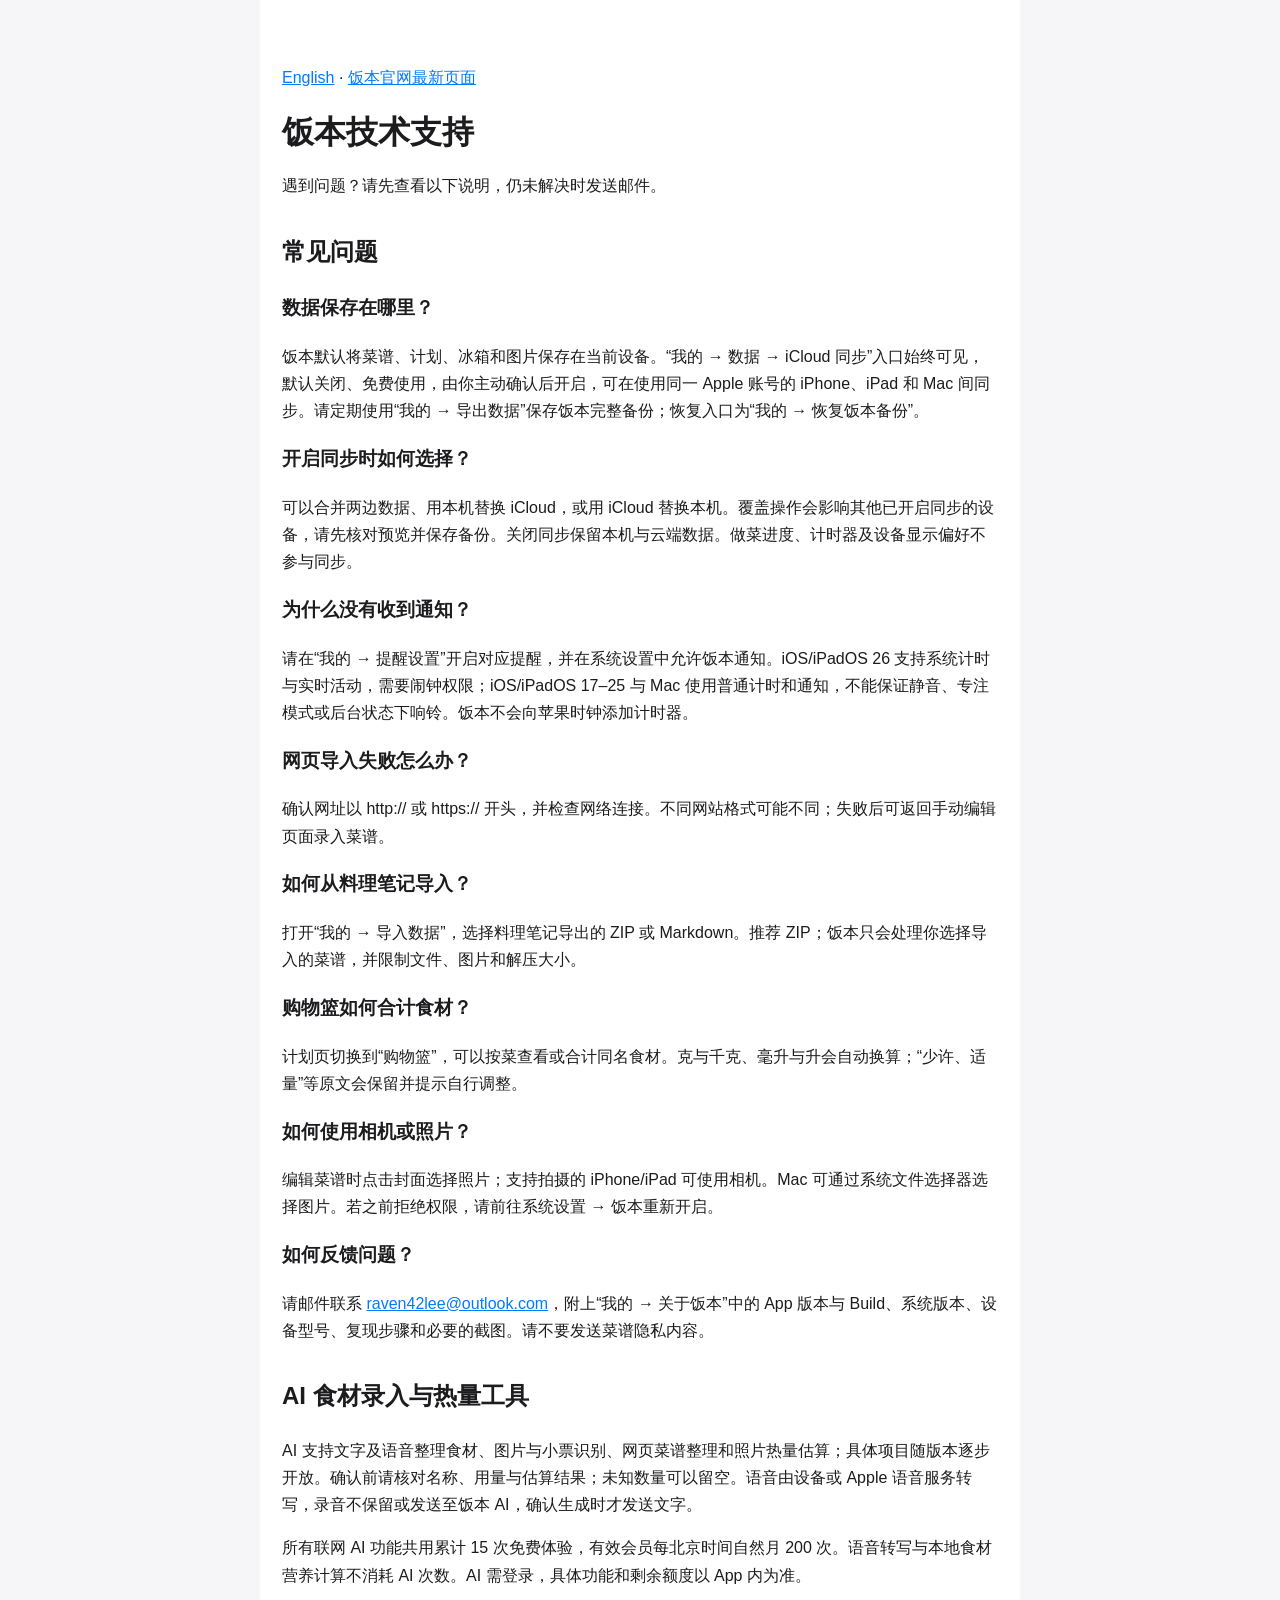
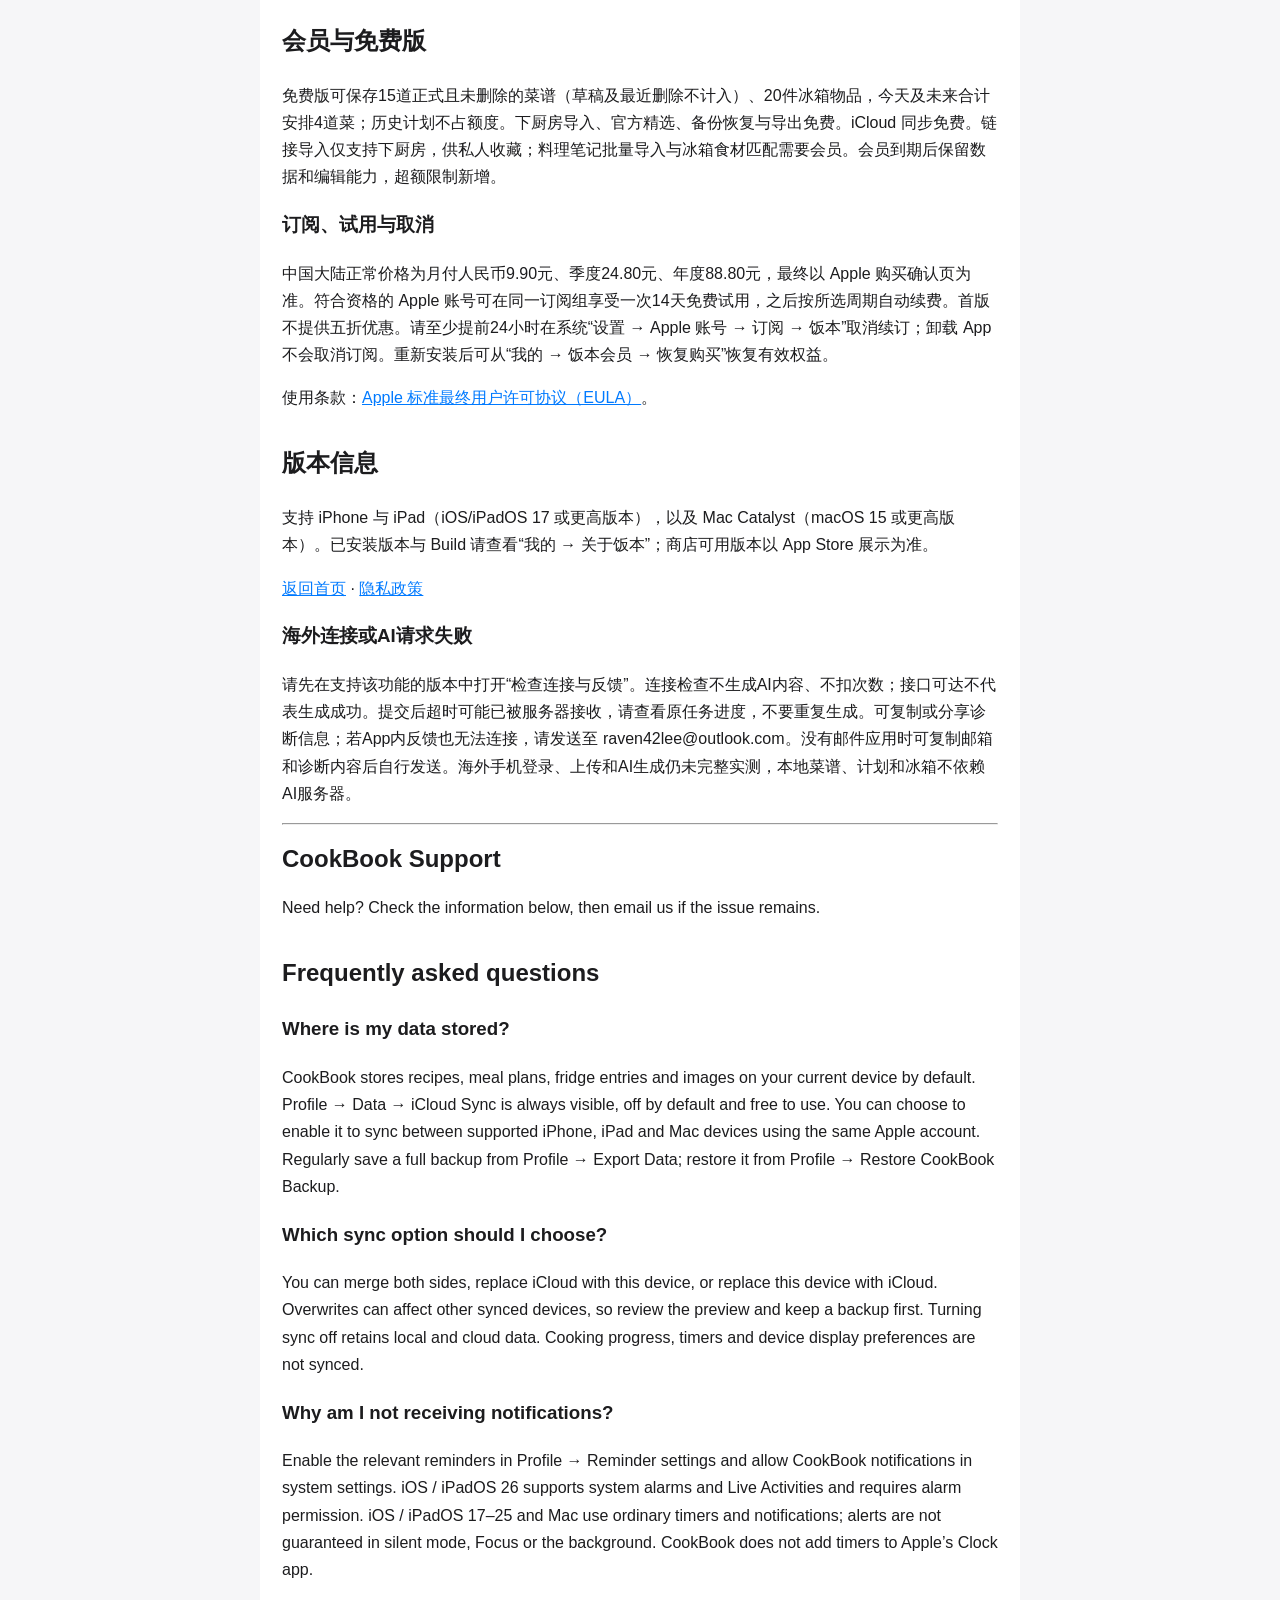
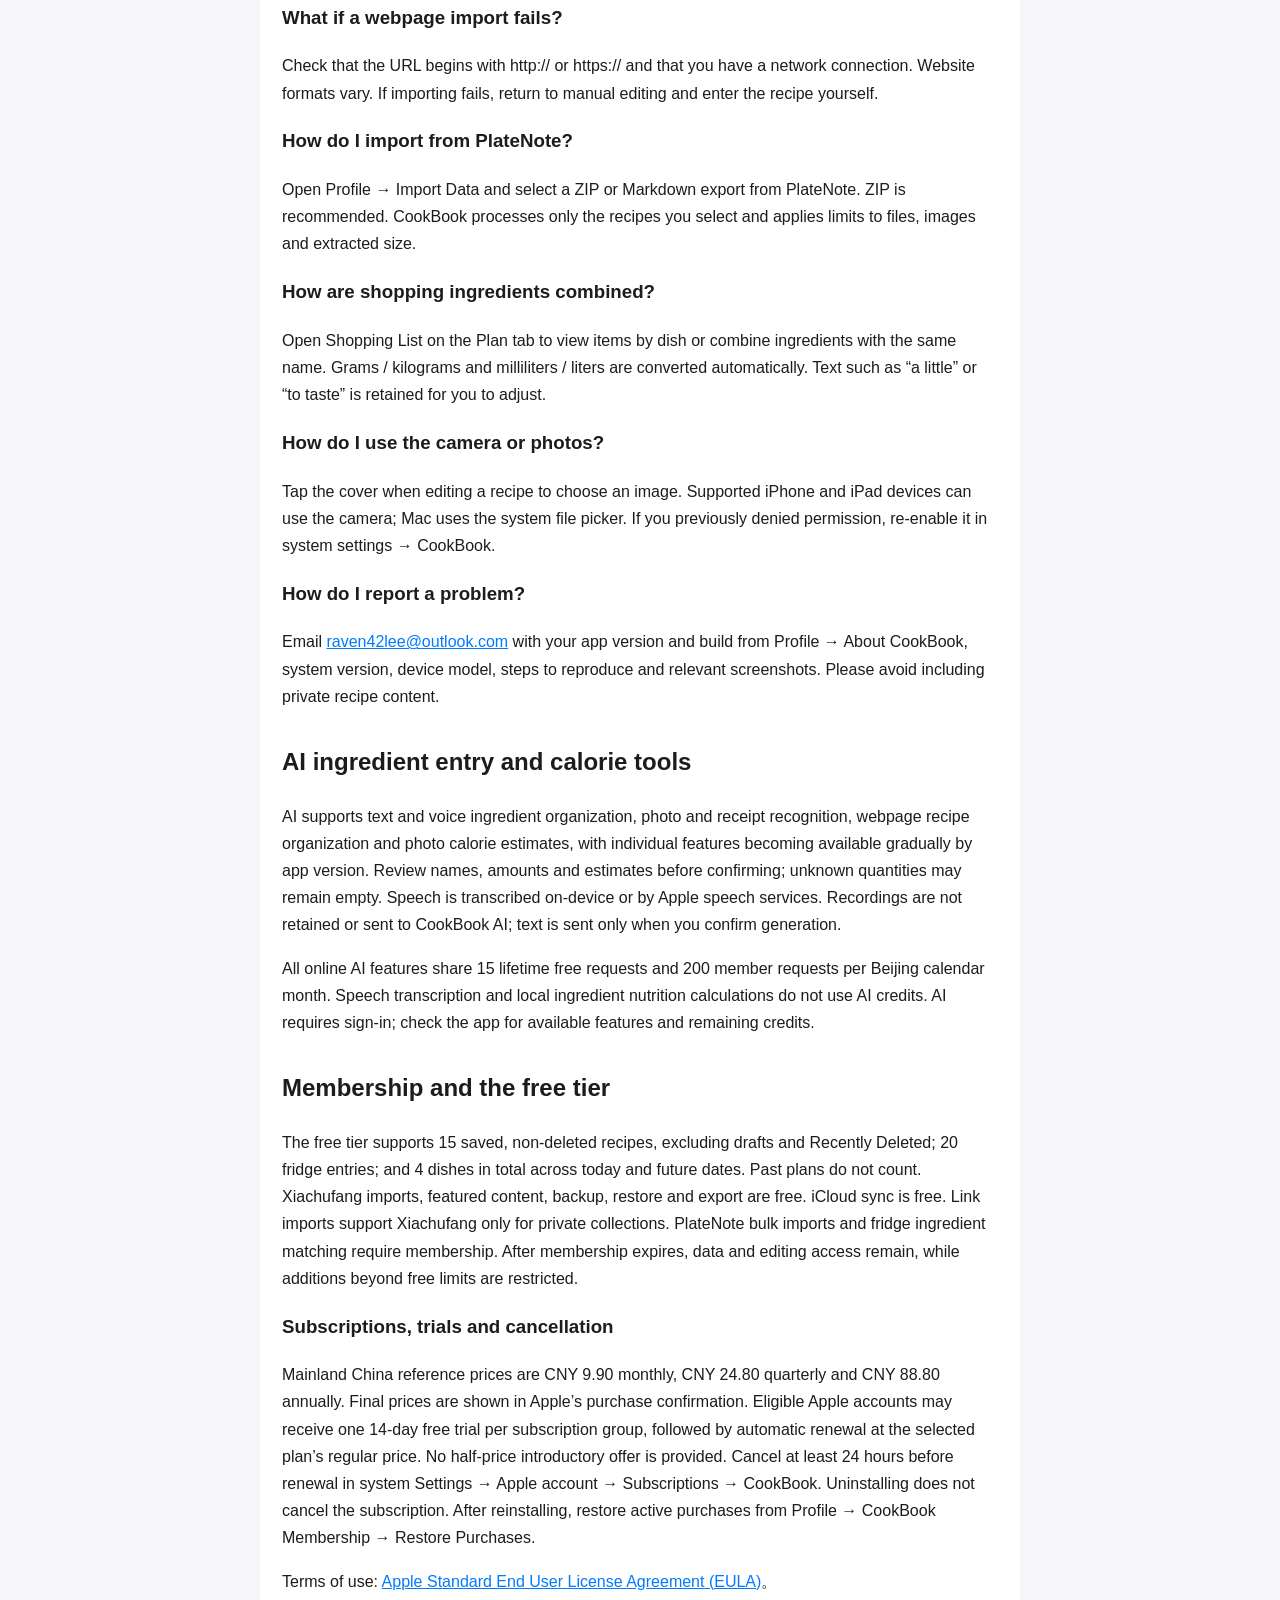
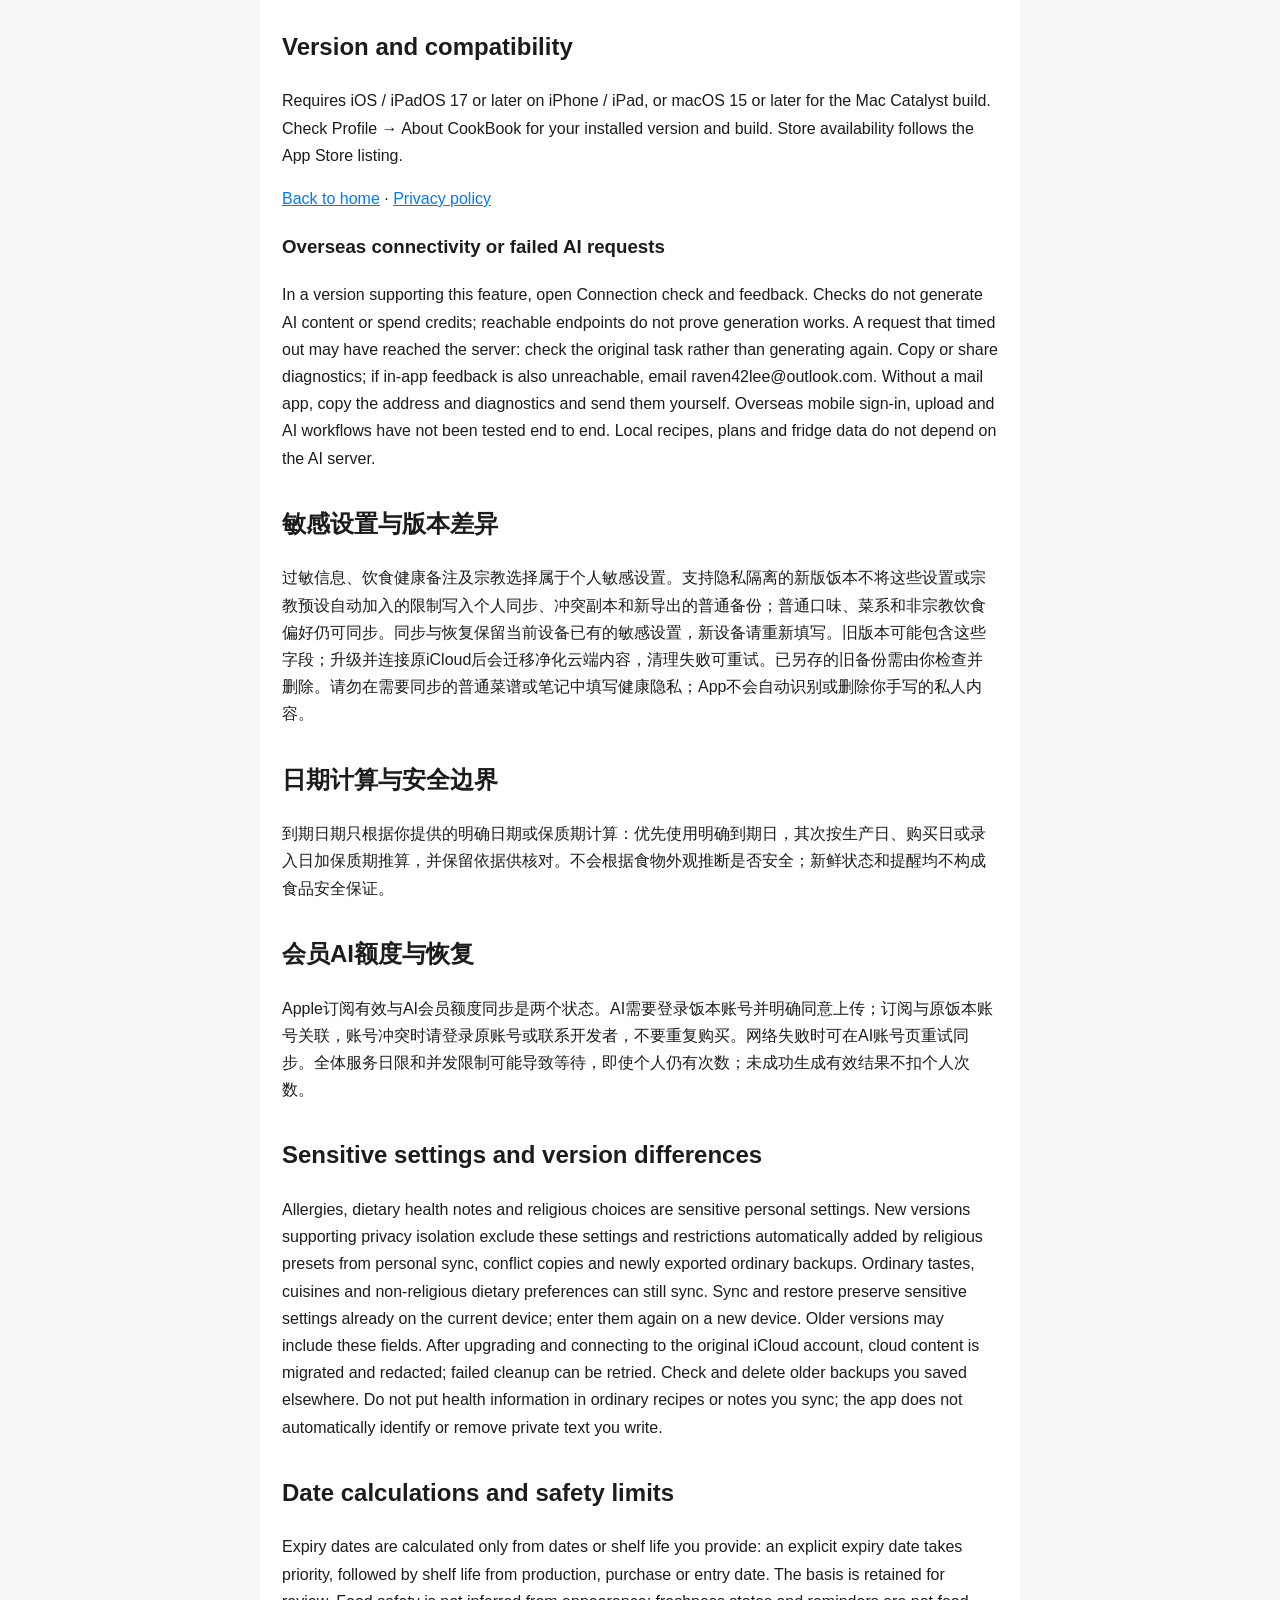
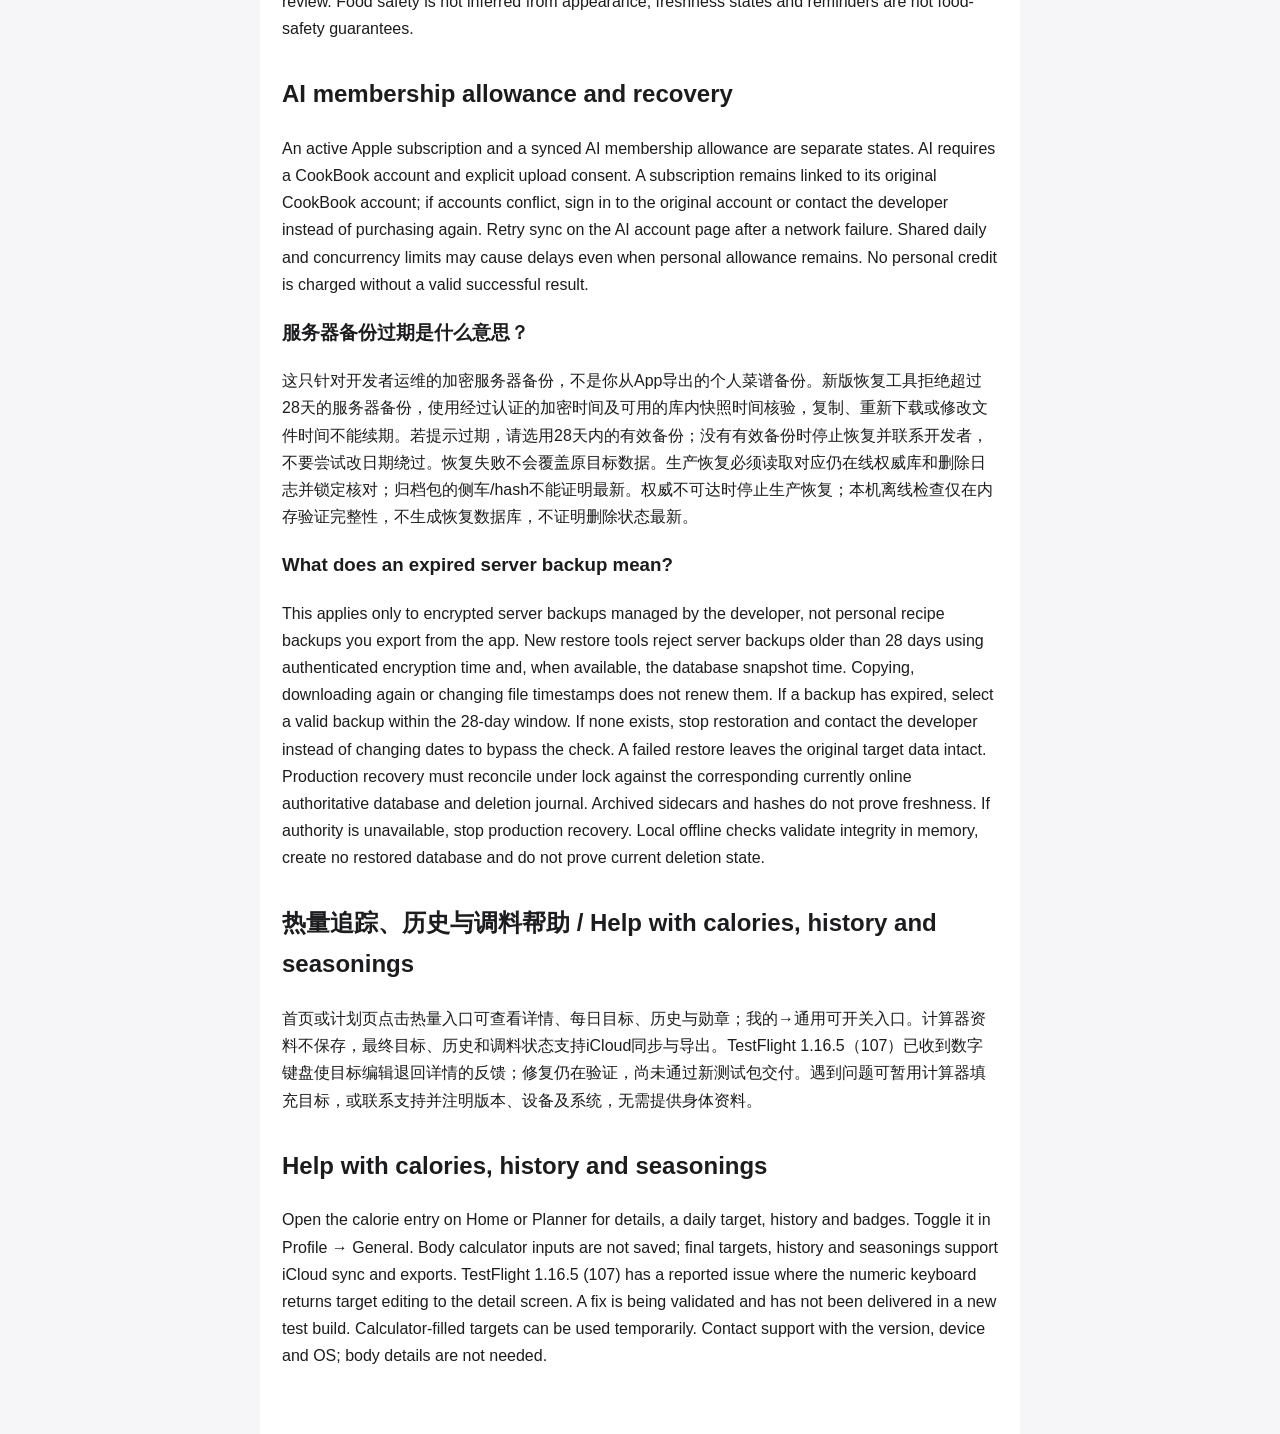
<file: docs/support.html>
<!doctype html>
<html lang="zh-CN"><head><meta charset="utf-8"><meta name="viewport" content="width=device-width,initial-scale=1"><title>饭本 / CookBook support</title><link rel="stylesheet" href="style.css"></head><body><main><p><a href="#english">English</a> · <a href="https://cookbookapp.top/support.html">饭本官网最新页面</a></p><h1>饭本技术支持</h1><p>遇到问题？请先查看以下说明，仍未解决时发送邮件。</p>
<h2>常见问题</h2><h3>数据保存在哪里？</h3><p>饭本默认将菜谱、计划、冰箱和图片保存在当前设备。“我的 → 数据 → iCloud 同步”入口始终可见，默认关闭、免费使用，由你主动确认后开启，可在使用同一 Apple 账号的 iPhone、iPad 和 Mac 间同步。请定期使用“我的 → 导出数据”保存饭本完整备份；恢复入口为“我的 → 恢复饭本备份”。</p>
<h3>开启同步时如何选择？</h3><p>可以合并两边数据、用本机替换 iCloud，或用 iCloud 替换本机。覆盖操作会影响其他已开启同步的设备，请先核对预览并保存备份。关闭同步保留本机与云端数据。做菜进度、计时器及设备显示偏好不参与同步。</p>
<h3>为什么没有收到通知？</h3><p>请在“我的 → 提醒设置”开启对应提醒，并在系统设置中允许饭本通知。iOS/iPadOS 26 支持系统计时与实时活动，需要闹钟权限；iOS/iPadOS 17–25 与 Mac 使用普通计时和通知，不能保证静音、专注模式或后台状态下响铃。饭本不会向苹果时钟添加计时器。</p>
<h3>网页导入失败怎么办？</h3><p>确认网址以 http:// 或 https:// 开头，并检查网络连接。不同网站格式可能不同；失败后可返回手动编辑页面录入菜谱。</p>
<h3>如何从料理笔记导入？</h3><p>打开“我的 → 导入数据”，选择料理笔记导出的 ZIP 或 Markdown。推荐 ZIP；饭本只会处理你选择导入的菜谱，并限制文件、图片和解压大小。</p>
<h3>购物篮如何合计食材？</h3><p>计划页切换到“购物篮”，可以按菜查看或合计同名食材。克与千克、毫升与升会自动换算；“少许、适量”等原文会保留并提示自行调整。</p>
<h3>如何使用相机或照片？</h3><p>编辑菜谱时点击封面选择照片；支持拍摄的 iPhone/iPad 可使用相机。Mac 可通过系统文件选择器选择图片。若之前拒绝权限，请前往系统设置 → 饭本重新开启。</p>
<h3>如何反馈问题？</h3><p>请邮件联系 <a href="mailto:raven42lee@outlook.com">raven42lee@outlook.com</a>，附上“我的 → 关于饭本”中的 App 版本与 Build、系统版本、设备型号、复现步骤和必要的截图。请不要发送菜谱隐私内容。</p>
<h2>AI 食材录入与热量工具</h2><p>AI 支持文字及语音整理食材、图片与小票识别、网页菜谱整理和照片热量估算；具体项目随版本逐步开放。确认前请核对名称、用量与估算结果；未知数量可以留空。语音由设备或 Apple 语音服务转写，录音不保留或发送至饭本 AI，确认生成时才发送文字。</p><p>所有联网 AI 功能共用累计 15 次免费体验，有效会员每北京时间自然月 200 次。语音转写与本地食材营养计算不消耗 AI 次数。AI 需登录，具体功能和剩余额度以 App 内为准。</p><h2>会员与免费版</h2><p>免费版可保存15道正式且未删除的菜谱（草稿及最近删除不计入）、20件冰箱物品，今天及未来合计安排4道菜；历史计划不占额度。下厨房导入、官方精选、备份恢复与导出免费。iCloud 同步免费。链接导入仅支持下厨房，供私人收藏；料理笔记批量导入与冰箱食材匹配需要会员。会员到期后保留数据和编辑能力，超额限制新增。</p>
<h3>订阅、试用与取消</h3><p>中国大陆正常价格为月付人民币9.90元、季度24.80元、年度88.80元，最终以 Apple 购买确认页为准。符合资格的 Apple 账号可在同一订阅组享受一次14天免费试用，之后按所选周期自动续费。首版不提供五折优惠。请至少提前24小时在系统“设置 → Apple 账号 → 订阅 → 饭本”取消续订；卸载 App 不会取消订阅。重新安装后可从“我的 → 饭本会员 → 恢复购买”恢复有效权益。</p><p>使用条款：<a href="https://www.apple.com/legal/internet-services/itunes/dev/stdeula/">Apple 标准最终用户许可协议（EULA）</a>。</p>
<h2>版本信息</h2><p>支持 iPhone 与 iPad（iOS/iPadOS 17 或更高版本），以及 Mac Catalyst（macOS 15 或更高版本）。已安装版本与 Build 请查看“我的 → 关于饭本”；商店可用版本以 App Store 展示为准。</p><p><a href="https://cookbookapp.top/">返回首页</a> · <a href="https://cookbookapp.top/privacy.html">隐私政策</a></p><h3>海外连接或AI请求失败</h3><p>请先在支持该功能的版本中打开“检查连接与反馈”。连接检查不生成AI内容、不扣次数；接口可达不代表生成成功。提交后超时可能已被服务器接收，请查看原任务进度，不要重复生成。可复制或分享诊断信息；若App内反馈也无法连接，请发送至 raven42lee@outlook.com。没有邮件应用时可复制邮箱和诊断内容后自行发送。海外手机登录、上传和AI生成仍未完整实测，本地菜谱、计划和冰箱不依赖AI服务器。</p><hr><section id="english" lang="en"><h1>CookBook Support</h1><p>Need help? Check the information below, then email us if the issue remains.</p>
<h2>Frequently asked questions</h2><h3>Where is my data stored?</h3><p>CookBook stores recipes, meal plans, fridge entries and images on your current device by default. Profile → Data → iCloud Sync is always visible, off by default and free to use. You can choose to enable it to sync between supported iPhone, iPad and Mac devices using the same Apple account. Regularly save a full backup from Profile → Export Data; restore it from Profile → Restore CookBook Backup.</p>
<h3>Which sync option should I choose?</h3><p>You can merge both sides, replace iCloud with this device, or replace this device with iCloud. Overwrites can affect other synced devices, so review the preview and keep a backup first. Turning sync off retains local and cloud data. Cooking progress, timers and device display preferences are not synced.</p>
<h3>Why am I not receiving notifications?</h3><p>Enable the relevant reminders in Profile → Reminder settings and allow CookBook notifications in system settings. iOS / iPadOS 26 supports system alarms and Live Activities and requires alarm permission. iOS / iPadOS 17–25 and Mac use ordinary timers and notifications; alerts are not guaranteed in silent mode, Focus or the background. CookBook does not add timers to Apple’s Clock app.</p>
<h3>What if a webpage import fails?</h3><p>Check that the URL begins with http:// or https:// and that you have a network connection. Website formats vary. If importing fails, return to manual editing and enter the recipe yourself.</p>
<h3>How do I import from PlateNote?</h3><p>Open Profile → Import Data and select a ZIP or Markdown export from PlateNote. ZIP is recommended. CookBook processes only the recipes you select and applies limits to files, images and extracted size.</p>
<h3>How are shopping ingredients combined?</h3><p>Open Shopping List on the Plan tab to view items by dish or combine ingredients with the same name. Grams / kilograms and milliliters / liters are converted automatically. Text such as “a little” or “to taste” is retained for you to adjust.</p>
<h3>How do I use the camera or photos?</h3><p>Tap the cover when editing a recipe to choose an image. Supported iPhone and iPad devices can use the camera; Mac uses the system file picker. If you previously denied permission, re-enable it in system settings → CookBook.</p>
<h3>How do I report a problem?</h3><p>Email  <a href="mailto:raven42lee@outlook.com">raven42lee@outlook.com</a> with your app version and build from Profile → About CookBook, system version, device model, steps to reproduce and relevant screenshots. Please avoid including private recipe content.</p>
<h2>AI ingredient entry and calorie tools</h2><p>AI supports text and voice ingredient organization, photo and receipt recognition, webpage recipe organization and photo calorie estimates, with individual features becoming available gradually by app version. Review names, amounts and estimates before confirming; unknown quantities may remain empty. Speech is transcribed on-device or by Apple speech services. Recordings are not retained or sent to CookBook AI; text is sent only when you confirm generation.</p><p>All online AI features share 15 lifetime free requests and 200 member requests per Beijing calendar month. Speech transcription and local ingredient nutrition calculations do not use AI credits. AI requires sign-in; check the app for available features and remaining credits.</p><h2>Membership and the free tier</h2><p>The free tier supports 15 saved, non-deleted recipes, excluding drafts and Recently Deleted; 20 fridge entries; and 4 dishes in total across today and future dates. Past plans do not count. Xiachufang imports, featured content, backup, restore and export are free. iCloud sync is free. Link imports support Xiachufang only for private collections. PlateNote bulk imports and fridge ingredient matching require membership. After membership expires, data and editing access remain, while additions beyond free limits are restricted.</p>
<h3>Subscriptions, trials and cancellation</h3><p>Mainland China reference prices are CNY 9.90 monthly, CNY 24.80 quarterly and CNY 88.80 annually. Final prices are shown in Apple’s purchase confirmation. Eligible Apple accounts may receive one 14-day free trial per subscription group, followed by automatic renewal at the selected plan’s regular price. No half-price introductory offer is provided. Cancel at least 24 hours before renewal in system Settings → Apple account → Subscriptions → CookBook. Uninstalling does not cancel the subscription. After reinstalling, restore active purchases from Profile → CookBook Membership → Restore Purchases.</p><p>Terms of use: <a href="https://www.apple.com/legal/internet-services/itunes/dev/stdeula/">Apple Standard End User License Agreement (EULA)</a>。</p>
<h2>Version and compatibility</h2><p>Requires iOS / iPadOS 17 or later on iPhone / iPad, or macOS 15 or later for the Mac Catalyst build. Check Profile → About CookBook for your installed version and build. Store availability follows the App Store listing.</p><p><a href="https://cookbookapp.top/">Back to home</a> · <a href="https://cookbookapp.top/privacy.html">Privacy policy</a></p><h3>Overseas connectivity or failed AI requests</h3><p>In a version supporting this feature, open Connection check and feedback. Checks do not generate AI content or spend credits; reachable endpoints do not prove generation works. A request that timed out may have reached the server: check the original task rather than generating again. Copy or share diagnostics; if in-app feedback is also unreachable, email raven42lee@outlook.com. Without a mail app, copy the address and diagnostics and send them yourself. Overseas mobile sign-in, upload and AI workflows have not been tested end to end. Local recipes, plans and fridge data do not depend on the AI server.</p></section><h2>敏感设置与版本差异</h2><p>过敏信息、饮食健康备注及宗教选择属于个人敏感设置。支持隐私隔离的新版饭本不将这些设置或宗教预设自动加入的限制写入个人同步、冲突副本和新导出的普通备份；普通口味、菜系和非宗教饮食偏好仍可同步。同步与恢复保留当前设备已有的敏感设置，新设备请重新填写。旧版本可能包含这些字段；升级并连接原iCloud后会迁移净化云端内容，清理失败可重试。已另存的旧备份需由你检查并删除。请勿在需要同步的普通菜谱或笔记中填写健康隐私；App不会自动识别或删除你手写的私人内容。</p><h2>日期计算与安全边界</h2><p>到期日期只根据你提供的明确日期或保质期计算：优先使用明确到期日，其次按生产日、购买日或录入日加保质期推算，并保留依据供核对。不会根据食物外观推断是否安全；新鲜状态和提醒均不构成食品安全保证。</p><h2>会员AI额度与恢复</h2><p>Apple订阅有效与AI会员额度同步是两个状态。AI需要登录饭本账号并明确同意上传；订阅与原饭本账号关联，账号冲突时请登录原账号或联系开发者，不要重复购买。网络失败时可在AI账号页重试同步。全体服务日限和并发限制可能导致等待，即使个人仍有次数；未成功生成有效结果不扣个人次数。</p><h2>Sensitive settings and version differences</h2><p>Allergies, dietary health notes and religious choices are sensitive personal settings. New versions supporting privacy isolation exclude these settings and restrictions automatically added by religious presets from personal sync, conflict copies and newly exported ordinary backups. Ordinary tastes, cuisines and non-religious dietary preferences can still sync. Sync and restore preserve sensitive settings already on the current device; enter them again on a new device. Older versions may include these fields. After upgrading and connecting to the original iCloud account, cloud content is migrated and redacted; failed cleanup can be retried. Check and delete older backups you saved elsewhere. Do not put health information in ordinary recipes or notes you sync; the app does not automatically identify or remove private text you write.</p><h2>Date calculations and safety limits</h2><p>Expiry dates are calculated only from dates or shelf life you provide: an explicit expiry date takes priority, followed by shelf life from production, purchase or entry date. The basis is retained for review. Food safety is not inferred from appearance; freshness states and reminders are not food-safety guarantees.</p><h2>AI membership allowance and recovery</h2><p>An active Apple subscription and a synced AI membership allowance are separate states. AI requires a CookBook account and explicit upload consent. A subscription remains linked to its original CookBook account; if accounts conflict, sign in to the original account or contact the developer instead of purchasing again. Retry sync on the AI account page after a network failure. Shared daily and concurrency limits may cause delays even when personal allowance remains. No personal credit is charged without a valid successful result.</p><h3>服务器备份过期是什么意思？</h3><p>这只针对开发者运维的加密服务器备份，不是你从App导出的个人菜谱备份。新版恢复工具拒绝超过28天的服务器备份，使用经过认证的加密时间及可用的库内快照时间核验，复制、重新下载或修改文件时间不能续期。若提示过期，请选用28天内的有效备份；没有有效备份时停止恢复并联系开发者，不要尝试改日期绕过。恢复失败不会覆盖原目标数据。生产恢复必须读取对应仍在线权威库和删除日志并锁定核对；归档包的侧车/hash不能证明最新。权威不可达时停止生产恢复；本机离线检查仅在内存验证完整性，不生成恢复数据库，不证明删除状态最新。</p><h3>What does an expired server backup mean?</h3><p>This applies only to encrypted server backups managed by the developer, not personal recipe backups you export from the app. New restore tools reject server backups older than 28 days using authenticated encryption time and, when available, the database snapshot time. Copying, downloading again or changing file timestamps does not renew them. If a backup has expired, select a valid backup within the 28-day window. If none exists, stop restoration and contact the developer instead of changing dates to bypass the check. A failed restore leaves the original target data intact. Production recovery must reconcile under lock against the corresponding currently online authoritative database and deletion journal. Archived sidecars and hashes do not prove freshness. If authority is unavailable, stop production recovery. Local offline checks validate integrity in memory, create no restored database and do not prove current deletion state.</p><section id="calorie-progress-update" lang="zh-CN"><h2>热量追踪、历史与调料帮助 / Help with calories, history and seasonings</h2><p>首页或计划页点击热量入口可查看详情、每日目标、历史与勋章；我的→通用可开关入口。计算器资料不保存，最终目标、历史和调料状态支持iCloud同步与导出。TestFlight 1.16.5（107）已收到数字键盘使目标编辑退回详情的反馈；修复仍在验证，尚未通过新测试包交付。遇到问题可暂用计算器填充目标，或联系支持并注明版本、设备及系统，无需提供身体资料。</p></section><section id="calorie-progress-update-en" lang="en"><h2>Help with calories, history and seasonings</h2><p>Open the calorie entry on Home or Planner for details, a daily target, history and badges. Toggle it in Profile → General. Body calculator inputs are not saved; final targets, history and seasonings support iCloud sync and exports. TestFlight 1.16.5 (107) has a reported issue where the numeric keyboard returns target editing to the detail screen. A fix is being validated and has not been delivered in a new test build. Calculator-filled targets can be used temporarily. Contact support with the version, device and OS; body details are not needed.</p></section></main></body></html>
</file>
<file: docs/style.css>
:root{font-family:-apple-system,BlinkMacSystemFont,"SF Pro Text","PingFang SC",sans-serif;color:#1c1c1e;background:#f6f6f8}body{margin:0}main{max-width:760px;margin:0 auto;padding:48px 22px;line-height:1.7;background:#fff;min-height:100vh;box-sizing:border-box}h1{line-height:1.2}h2{margin-top:32px}a{color:#007aff}nav{display:flex;gap:20px;margin:28px 0}.muted{color:#6e6e73;font-size:.9em}
</file>
